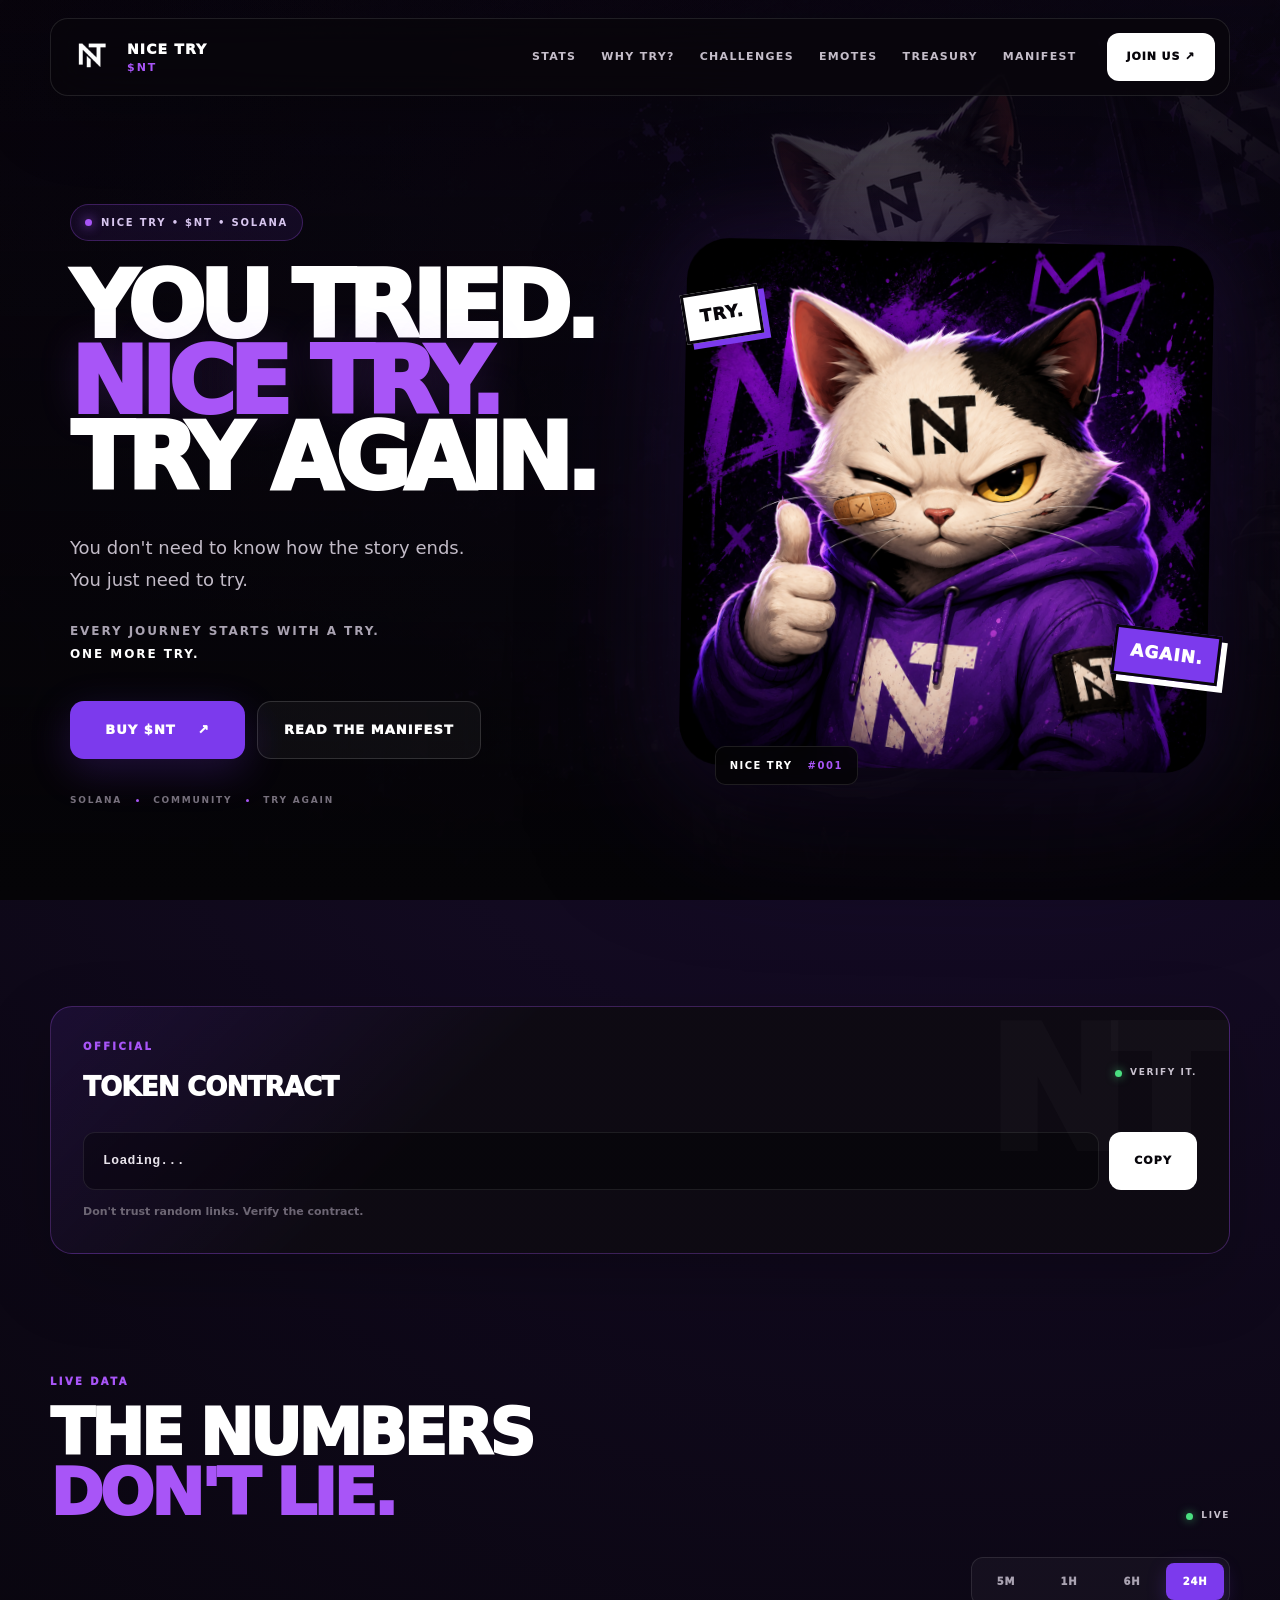
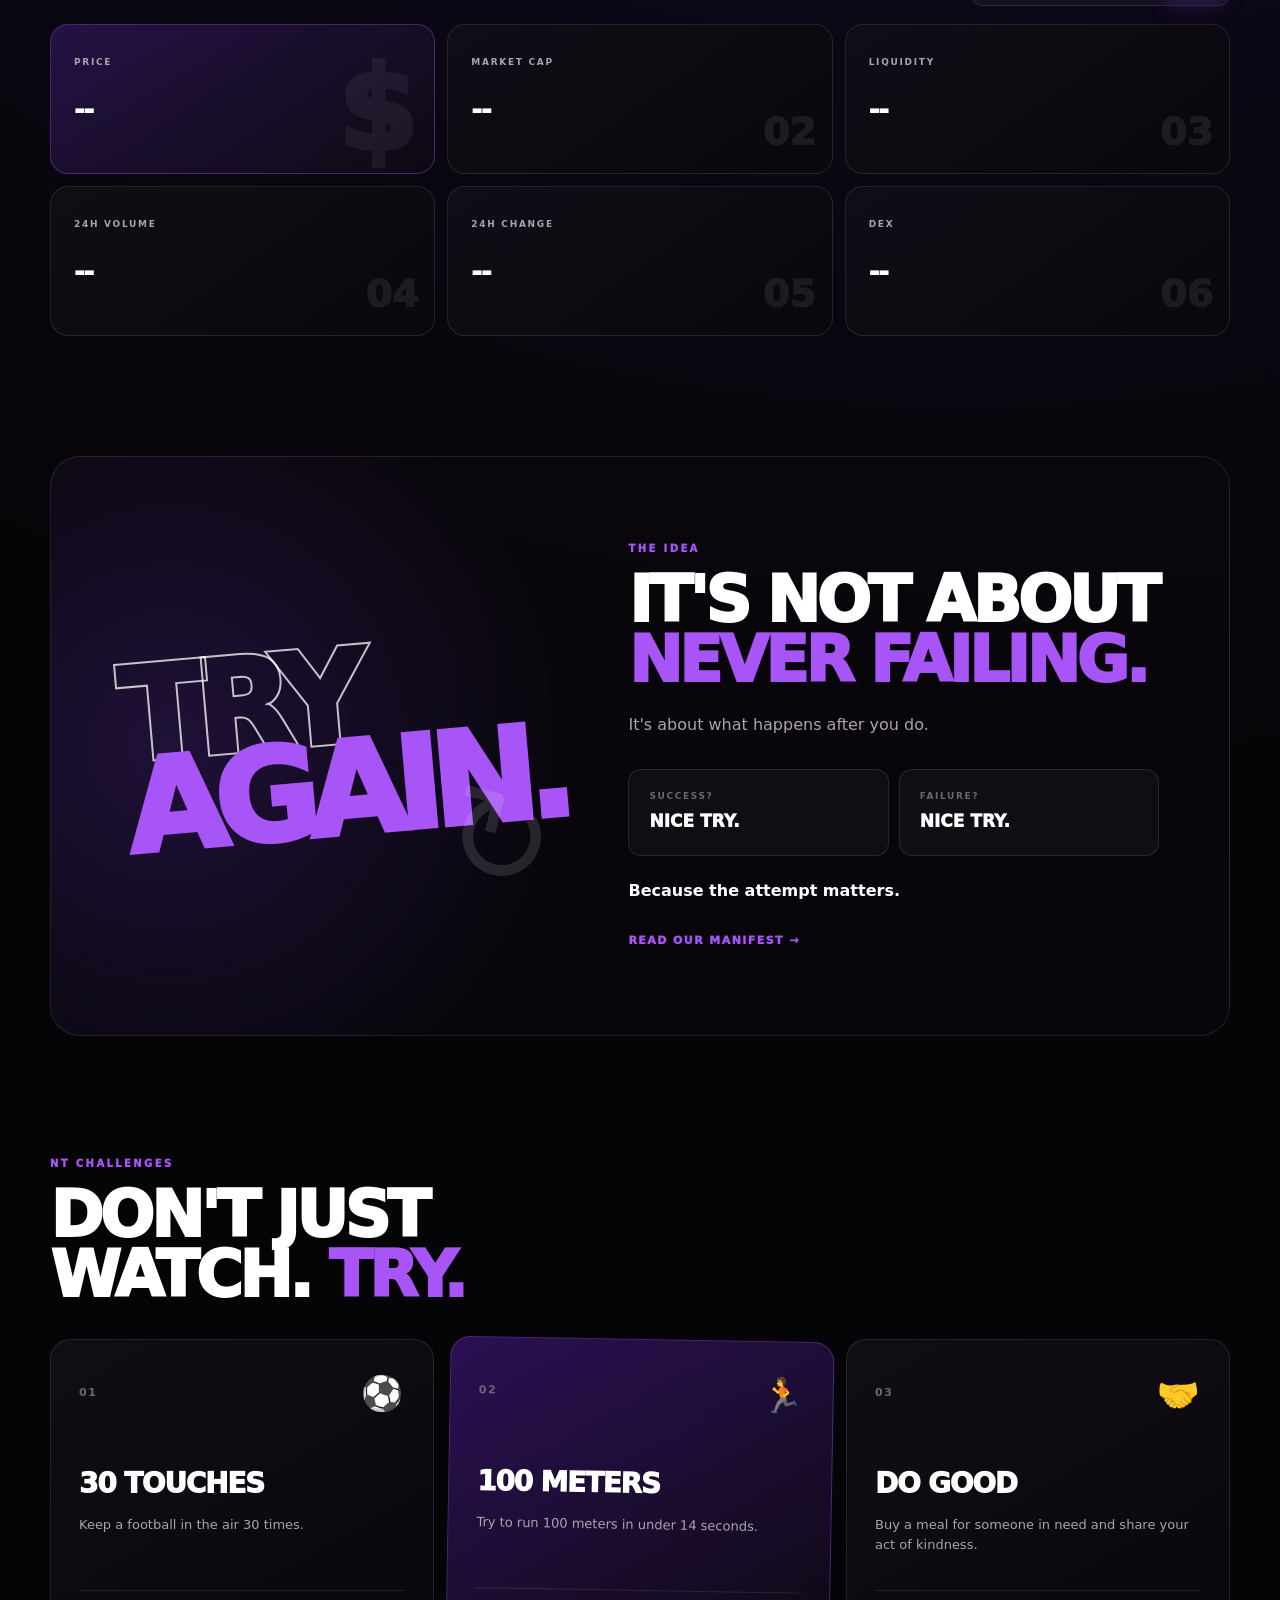
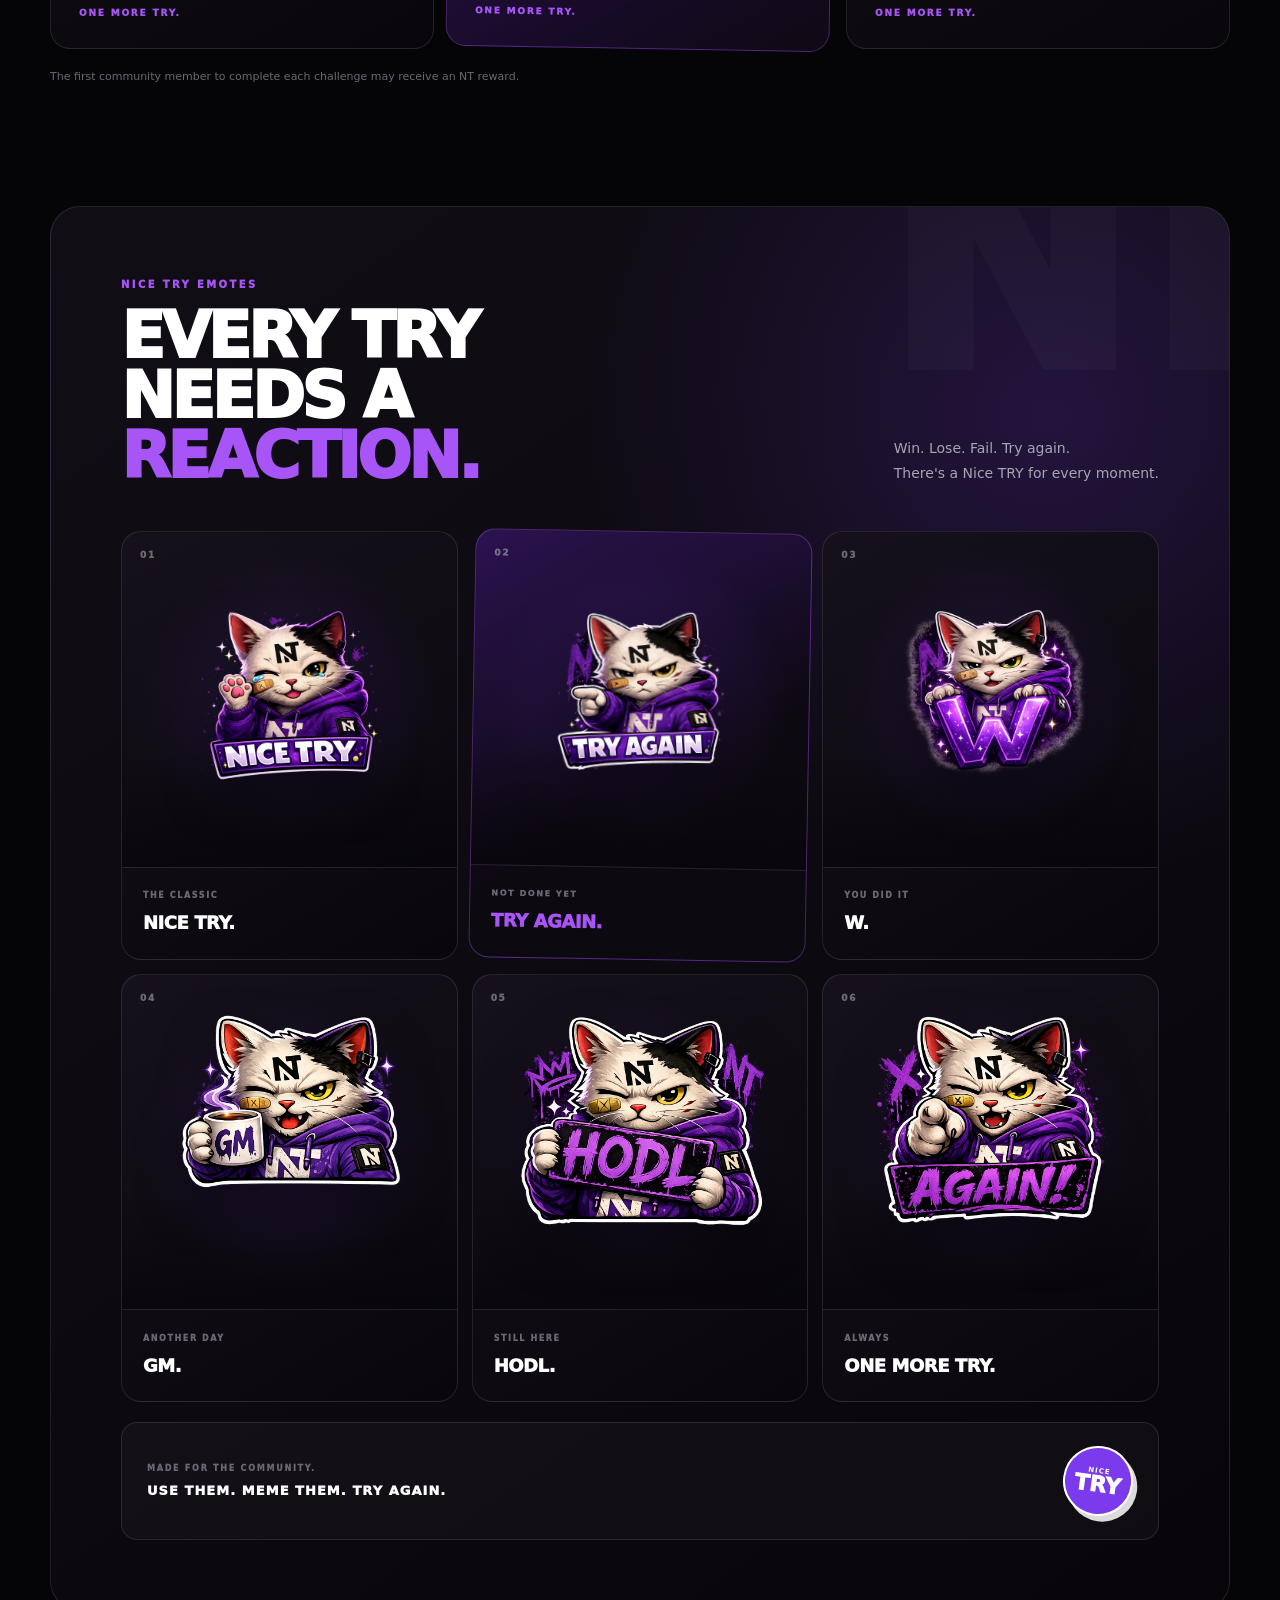
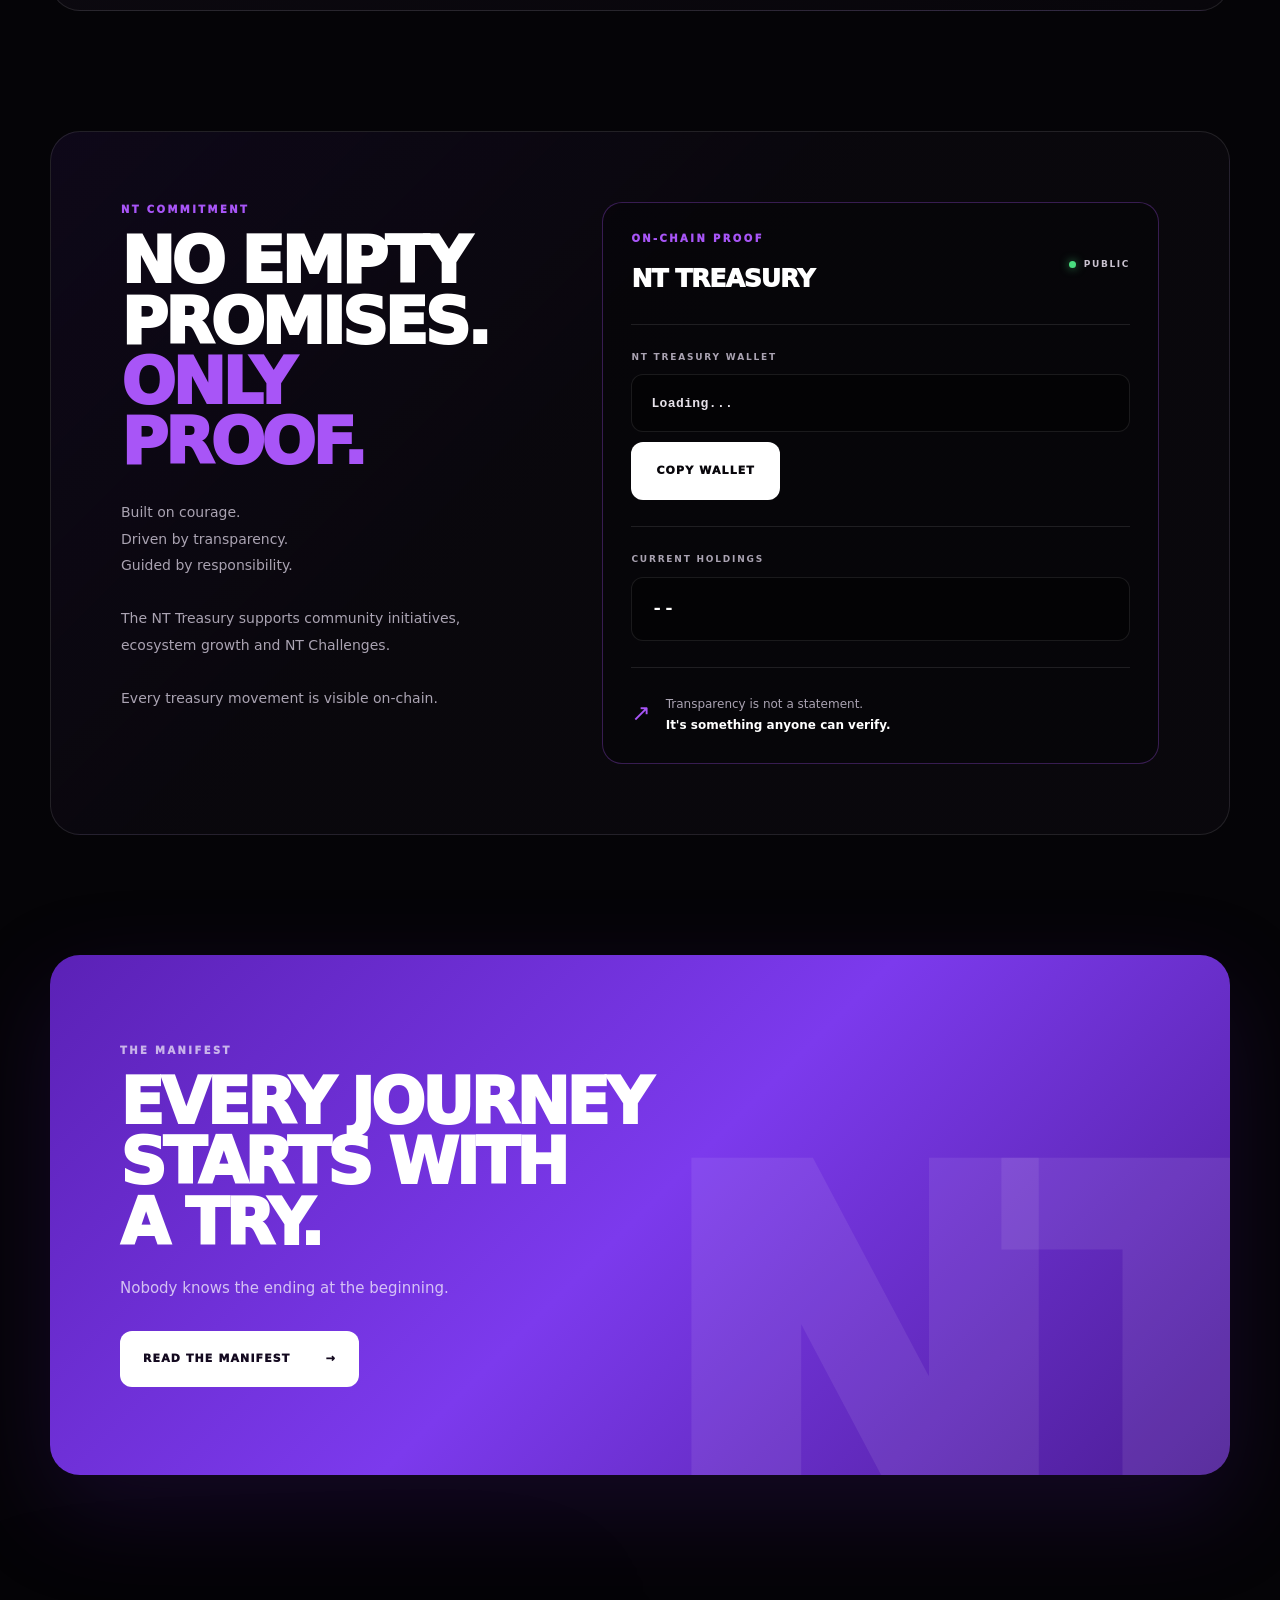
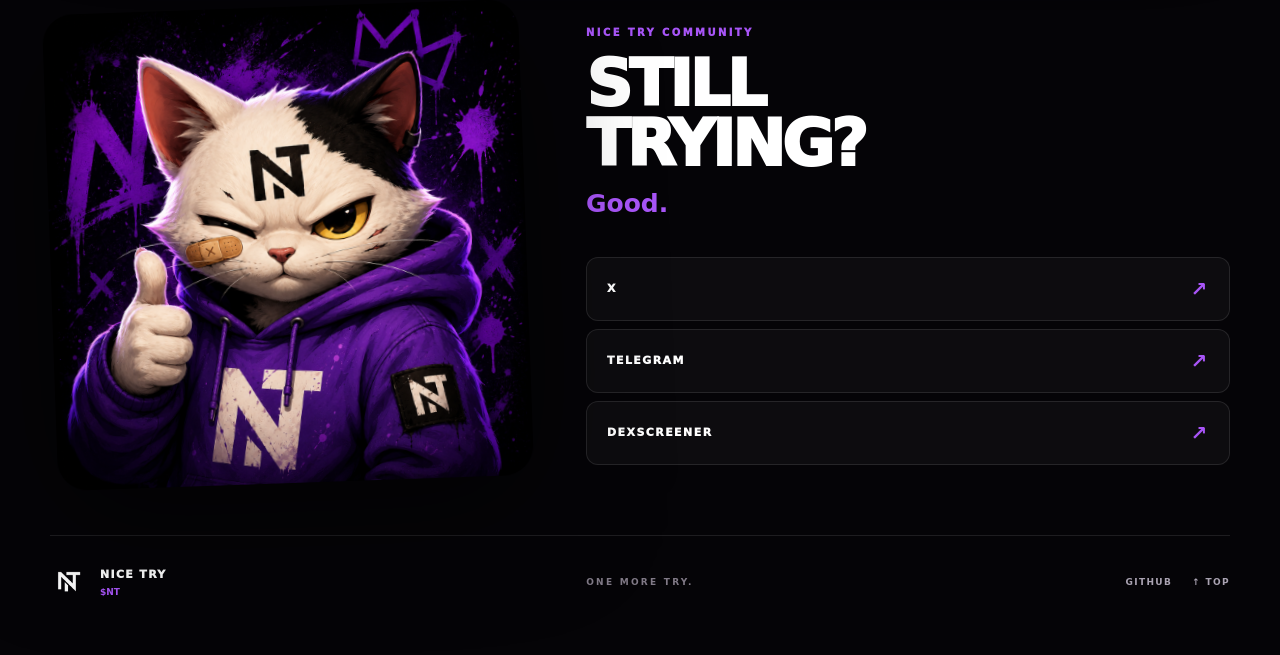
<file: index.html>
<!DOCTYPE html>
<html lang="en">

<head>

    <meta charset="UTF-8">
    <meta name="viewport" content="width=device-width, initial-scale=1.0">

    <title>Nice TRY ($NT) | One More Try.</title>

    <meta
        name="description"
        content="Nice TRY ($NT) is a transparent Solana community built around one simple idea: every journey starts with a try. Explore live stats, treasury, challenges and our manifesto."
    >

    <meta name="author" content="Nice TRY">
    <meta name="application-name" content="Nice TRY">
    <meta name="apple-mobile-web-app-title" content="Nice TRY">
    <meta name="robots" content="index, follow">

    <link rel="canonical" href="https://ntrycoin.com/">

    <meta name="theme-color" content="#6D28D9">

    <!-- Open Graph -->
    <meta property="og:type" content="website">
    <meta property="og:title" content="Nice TRY ($NT) | One More Try.">
    <meta property="og:description" content="Every journey starts with a try. One More Try.">
    <meta property="og:url" content="https://ntrycoin.com/">
    <meta property="og:site_name" content="Nice TRY">

    <meta property="og:image" content="https://ntrycoin.com/og-image.png">
    <meta property="og:image:width" content="1200">
    <meta property="og:image:height" content="630">
    <meta property="og:image:type" content="image/png">
    <meta property="og:image:alt" content="Nice TRY ($NT) Official">

    <!-- X / Twitter -->
    <meta name="twitter:card" content="summary_large_image">
    <meta name="twitter:site" content="@OneMoreNT">
    <meta name="twitter:creator" content="@OneMoreNT">
    <meta name="twitter:title" content="Nice TRY ($NT) | One More Try.">
    <meta name="twitter:description" content="Every journey starts with a try. One More Try.">
    <meta name="twitter:image" content="https://ntrycoin.com/og-image.png">
    <meta name="twitter:image:alt" content="Nice TRY ($NT) Official">

    <link rel="stylesheet" href="css/style.css">

    <!-- Structured Data -->
    <script type="application/ld+json">
    {
        "@context": "https://schema.org",
        "@type": "Organization",
        "name": "Nice TRY",
        "alternateName": "$NT",
        "url": "https://ntrycoin.com/",
        "logo": "https://ntrycoin.com/assets/logo.png",
        "description": "Nice TRY ($NT) is a transparent Solana community built around one simple idea: every journey starts with a try.",
        "sameAs": [
            "https://x.com/OneMoreNT",
            "https://t.me/ntrycoin"
        ]
    }
    </script>

    <script type="application/ld+json">
    {
        "@context": "https://schema.org",
        "@type": "WebSite",
        "name": "Nice TRY",
        "url": "https://ntrycoin.com/",
        "description": "Official website of Nice TRY ($NT).",
        "publisher": {
            "@type": "Organization",
            "name": "Nice TRY"
        },
        "inLanguage": "en"
    }
    </script>

</head>


<body>


<!-- =========================================
     BACKGROUND
========================================= -->

<div class="pageBackground" aria-hidden="true"></div>
<div class="pageOverlay" aria-hidden="true"></div>


<!-- =========================================
     HEADER
========================================= -->

<header class="siteHeader">

    <a href="#home" class="brand">

        <img
            src="assets/logo.png"
            alt="Nice TRY"
            class="brandLogo"
        >

        <div class="brandName">
            <strong>NICE TRY</strong>
            <span>$NT</span>
        </div>

    </a>


    <nav class="navigation">

        <a href="#stats">STATS</a>
        <a href="#philosophy">WHY TRY?</a>
        <a href="#challenges">CHALLENGES</a>
        <a href="#emotes">EMOTES</a>
        <a href="#treasury">TREASURY</a>
        <a href="manifest.html">MANIFEST</a>

    </nav>


    <a
        href="https://x.com/OneMoreNT"
        target="_blank"
        rel="noopener noreferrer"
        class="headerCommunity"
    >
        JOIN US ↗
    </a>

</header>



<main class="app">


<!-- =========================================
     HERO
========================================= -->

<section id="home" class="hero">


    <div class="heroCopy">

        <div class="heroEyebrow">

            <span class="statusDot"></span>

            NICE TRY • $NT • SOLANA

        </div>


        <h1>

            <span class="heroLine">
                YOU TRIED.
            </span>

            <span class="heroLine purpleText">
                NICE TRY.
            </span>

            <span class="heroLine">
                TRY AGAIN.
            </span>

        </h1>


        <p class="heroDescription">

            You don't need to know how the story ends.

            <br>

            You just need to try.

        </p>


        <div class="heroQuote">

            <span>
                EVERY JOURNEY STARTS WITH A TRY.
            </span>

            <strong>
                ONE MORE TRY.
            </strong>

        </div>


        <div class="heroActions">

            <a
                id="buyButton"
                class="buyButton"
                href="#"
                target="_blank"
                rel="noopener noreferrer"
            >
                BUY $NT
                <span>↗</span>
            </a>


            <a
                href="manifest.html"
                class="secondaryButton"
            >
                READ THE MANIFEST
            </a>

        </div>


        <div class="heroMeta">

            <span>SOLANA</span>

            <i></i>

            <span>COMMUNITY</span>

            <i></i>

            <span>TRY AGAIN</span>

        </div>

    </div>



    <div class="heroVisual">

        <div class="catAura"></div>

        <div class="sticker stickerOne">
            TRY.
        </div>

        <div class="sticker stickerTwo">
            AGAIN.
        </div>


        <img
            src="assets/nt-cat.png"
            alt="Nice TRY mascot"
            class="heroCat"
        >


        <div class="catCaption">

            <span>
                NICE TRY
            </span>

            <strong>
                #001
            </strong>

        </div>

    </div>


</section>



<!-- =========================================
     CONTRACT
========================================= -->

<section class="contractBox">

    <div class="contractTop">

        <div>

            <span class="sectionKicker">
                OFFICIAL
            </span>

            <h2>
                TOKEN CONTRACT
            </h2>

        </div>


        <div class="verified">

            <span></span>

            VERIFY IT.

        </div>

    </div>



    <div class="contractRow">

        <div id="contractAddress">
            Loading...
        </div>


        <button
            id="copyContractButton"
            type="button"
        >
            COPY
        </button>

    </div>


    <p class="contractNote">

        Don't trust random links.
        Verify the contract.

    </p>

</section>



<!-- =========================================
     LIVE MARKET
========================================= -->

<section id="stats" class="statsWrapper">


    <div class="sectionHeading">

        <div>

            <span class="sectionKicker">
                LIVE DATA
            </span>


            <h2>

                THE NUMBERS
                <br>

                <span>
                    DON'T LIE.
                </span>

            </h2>

        </div>


        <div class="liveStatus">

            <span></span>

            LIVE

        </div>

    </div>



    <div class="marketPeriod">

        <button
            type="button"
            class="periodButton"
            data-period="m5"
        >
            5M
        </button>


        <button
            type="button"
            class="periodButton"
            data-period="h1"
        >
            1H
        </button>


        <button
            type="button"
            class="periodButton"
            data-period="h6"
        >
            6H
        </button>


        <button
            type="button"
            class="periodButton active"
            data-period="h24"
        >
            24H
        </button>

    </div>



    <section class="market">


        <article class="card priceCard">

            <span class="label">
                PRICE
            </span>

            <span
                id="price"
                class="value"
            >
                --
            </span>

            <span class="cardGhost">
                $
            </span>

        </article>



        <article class="card">

            <span class="label">
                MARKET CAP
            </span>

            <span
                id="marketCap"
                class="value"
            >
                --
            </span>

            <span class="cardIndex">
                02
            </span>

        </article>



        <article class="card">

            <span class="label">
                LIQUIDITY
            </span>

            <span
                id="liquidity"
                class="value"
            >
                --
            </span>

            <span class="cardIndex">
                03
            </span>

        </article>



        <article class="card">

            <span
                id="volumeLabel"
                class="label"
            >
                24H VOLUME
            </span>

            <span
                id="volume"
                class="value"
            >
                --
            </span>

            <span class="cardIndex">
                04
            </span>

        </article>



        <article class="card">

            <span
                id="changeLabel"
                class="label"
            >
                24H CHANGE
            </span>

            <span
                id="priceChange"
                class="value"
            >
                --
            </span>

            <span class="cardIndex">
                05
            </span>

        </article>



        <article class="card">

            <span class="label">
                DEX
            </span>

            <span
                id="dex"
                class="value"
            >
                --
            </span>

            <span class="cardIndex">
                06
            </span>

        </article>


    </section>


</section>



<!-- =========================================
     PHILOSOPHY
========================================= -->

<section
    id="philosophy"
    class="philosophy"
>


    <div class="philosophyArt">

        <span class="outlineWord">
            TRY
        </span>

        <span class="solidWord">
            AGAIN.
        </span>

        <div class="scribble">
            ↻
        </div>

    </div>



    <div class="philosophyCopy">

        <span class="sectionKicker">
            THE IDEA
        </span>


        <h2>

            IT'S NOT ABOUT
            <br>

            <span>
                NEVER FAILING.
            </span>

        </h2>


        <p>

            It's about what happens after you do.

        </p>


        <div class="tryStatement">

            <div>

                <span>
                    SUCCESS?
                </span>

                <strong>
                    NICE TRY.
                </strong>

            </div>


            <div>

                <span>
                    FAILURE?
                </span>

                <strong>
                    NICE TRY.
                </strong>

            </div>

        </div>


        <p class="philosophyEnding">

            Because the attempt matters.

        </p>


        <a
            href="manifest.html"
            class="inlineLink"
        >
            READ OUR MANIFEST →
        </a>

    </div>


</section>



<!-- =========================================
     CHALLENGES
========================================= -->

<section
    id="challenges"
    class="challengeSection"
>


    <div class="sectionHeading">

        <div>

            <span class="sectionKicker">
                NT CHALLENGES
            </span>


            <h2>

                DON'T JUST
                <br>

                WATCH.

                <span>
                    TRY.
                </span>

            </h2>

        </div>

    </div>



    <div class="challengeGrid">


        <article class="challengeCard">

            <div class="challengeTop">

                <span>
                    01
                </span>

                <span>
                    ⚽
                </span>

            </div>


            <h3>
                30 TOUCHES
            </h3>


            <p>
                Keep a football in the air 30 times.
            </p>


            <div class="challengeFooter">
                ONE MORE TRY.
            </div>

        </article>



        <article class="challengeCard challengeFeatured">

            <div class="challengeTop">

                <span>
                    02
                </span>

                <span>
                    🏃
                </span>

            </div>


            <h3>
                100 METERS
            </h3>


            <p>
                Try to run 100 meters in under 14 seconds.
            </p>


            <div class="challengeFooter">
                ONE MORE TRY.
            </div>

        </article>



        <article class="challengeCard">

            <div class="challengeTop">

                <span>
                    03
                </span>

                <span>
                    🤝
                </span>

            </div>


            <h3>
                DO GOOD
            </h3>


            <p>
                Buy a meal for someone in need and share your act of kindness.
            </p>


            <div class="challengeFooter">
                ONE MORE TRY.
            </div>

        </article>


    </div>



    <p class="challengeDisclaimer">

        The first community member to complete each challenge
        may receive an NT reward.

    </p>


</section>


<!-- =========================================
     NICE TRY EMOTES
========================================= -->

<section
    id="emotes"
    class="emotesSection"
>


    <div class="emotesHeading">


        <div>

            <span class="sectionKicker">
                NICE TRY EMOTES
            </span>


            <h2>

                EVERY TRY
                <br>

                NEEDS A

                <span>
                    REACTION.
                </span>

            </h2>

        </div>


        <p>

            Win. Lose. Fail. Try again.

            <br>

            There's a Nice TRY for every moment.

        </p>


    </div>



    <div class="emoteGrid">


        <!-- 01 -->

        <article class="emoteCard">


            <div class="emoteNumber">
                01
            </div>


            <div class="emoteImage">

                <img
                    src="assets/emotes/nice-try.png"
                    alt="Nice TRY emote"
                    loading="lazy"
                >

            </div>


            <div class="emoteInfo">

                <span>
                    THE CLASSIC
                </span>

                <strong>
                    NICE TRY.
                </strong>

            </div>


        </article>



        <!-- 02 -->

        <article class="emoteCard emoteCardFeatured">


            <div class="emoteNumber">
                02
            </div>


            <div class="emoteImage">

                <img
                    src="assets/emotes/try-again.png"
                    alt="Try Again Nice TRY emote"
                    loading="lazy"
                >

            </div>


            <div class="emoteInfo">

                <span>
                    NOT DONE YET
                </span>

                <strong>
                    TRY AGAIN.
                </strong>

            </div>


        </article>



        <!-- 03 -->

        <article class="emoteCard">


            <div class="emoteNumber">
                03
            </div>


            <div class="emoteImage">

                <img
                    src="assets/emotes/w.png"
                    alt="Nice TRY W emote"
                    loading="lazy"
                >

            </div>


            <div class="emoteInfo">

                <span>
                    YOU DID IT
                </span>

                <strong>
                    W.
                </strong>

            </div>


        </article>



        <!-- 04 -->

        <article class="emoteCard">


            <div class="emoteNumber">
                04
            </div>


            <div class="emoteImage">

                <img
                    src="assets/emotes/gm.png"
                    alt="Nice TRY GM emote"
                    loading="lazy"
                >

            </div>


            <div class="emoteInfo">

                <span>
                    ANOTHER DAY
                </span>

                <strong>
                    GM.
                </strong>

            </div>


        </article>



        <!-- 05 -->

        <article class="emoteCard">


            <div class="emoteNumber">
                05
            </div>


            <div class="emoteImage">

                <img
                    src="assets/emotes/hodl.png"
                    alt="Nice TRY HODL emote"
                    loading="lazy"
                >

            </div>


            <div class="emoteInfo">

                <span>
                    STILL HERE
                </span>

                <strong>
                    HODL.
                </strong>

            </div>


        </article>



        <!-- 06 -->

        <article class="emoteCard">


            <div class="emoteNumber">
                06
            </div>


            <div class="emoteImage">

                <img
                    src="assets/emotes/again.png"
                    alt="One More Try emote"
                    loading="lazy"
                >

            </div>


            <div class="emoteInfo">

                <span>
                    ALWAYS
                </span>

                <strong>
                    ONE MORE TRY.
                </strong>

            </div>


        </article>


    </div>



    <div class="emotesBottom">


        <div class="emotesBottomText">

            <span>
                MADE FOR THE COMMUNITY.
            </span>

            <strong>
                USE THEM. MEME THEM. TRY AGAIN.
            </strong>

        </div>



        <div class="emotesStamp">

            <span>
                NICE
            </span>

            <strong>
                TRY
            </strong>

        </div>


    </div>


</section>


<!-- =========================================
     TREASURY
========================================= -->

<section
    id="treasury"
    class="vault developerCommitment"
>


    <div class="treasuryCopy">

        <span class="sectionKicker">
            NT COMMITMENT
        </span>


        <h2>

            NO EMPTY
            <br>

            PROMISES.

            <br>

            <span>
                ONLY PROOF.
            </span>

        </h2>


        <p class="commitmentText">

            Built on courage.

            <br>

            Driven by transparency.

            <br>

            Guided by responsibility.

            <br><br>

            The NT Treasury supports community initiatives,
            ecosystem growth and NT Challenges.

            <br><br>

            Every treasury movement is visible on-chain.

        </p>

    </div>



    <div class="treasuryPanel">


        <div class="panelHeading">

            <div>

                <span class="sectionKicker">
                    ON-CHAIN PROOF
                </span>

                <h3>
                    NT TREASURY
                </h3>

            </div>


            <div class="chainBadge">

                <span></span>

                PUBLIC

            </div>

        </div>



        <div class="commitmentDivider"></div>



        <div class="treasuryItem">


            <div class="contractLabel">

                NT TREASURY WALLET

            </div>


            <div
                id="developerWalletShort"
                class="walletAddress fullWallet"
            >

                Loading...

            </div>


            <button
                id="copyDeveloperWalletButton"
                class="copyWalletButton"
                type="button"
            >

                COPY WALLET

            </button>


        </div>



        <div class="commitmentDivider"></div>



        <div class="treasuryItem">


            <div class="contractLabel">

                CURRENT HOLDINGS

            </div>


            <div
                id="developerAllocation"
                class="holdingsValue"
            >

                --

            </div>


        </div>



        <div class="commitmentDivider"></div>



        <div class="proofMessage">

            <span>
                ↗
            </span>


            <p>

                Transparency is not a statement.

                <strong>
                    It's something anyone can verify.
                </strong>

            </p>

        </div>


    </div>


</section>



<!-- =========================================
     MANIFEST
========================================= -->

<section class="manifestCTA">


    <div class="manifestBackgroundText">
        NT
    </div>


    <div class="manifestInner">

        <span class="sectionKicker">
            THE MANIFEST
        </span>


        <h2>

            EVERY JOURNEY
            <br>

            STARTS WITH
            <br>

            <span>
                A TRY.
            </span>

        </h2>


        <p>

            Nobody knows the ending at the beginning.

        </p>


        <a
            href="manifest.html"
            class="manifestButton"
        >

            READ THE MANIFEST

            <span>
                →
            </span>

        </a>

    </div>


</section>



<!-- =========================================
     COMMUNITY
========================================= -->

<section class="community">


    <div class="communityCat">

        <img
            src="assets/nt-cat.png"
            alt=""
            aria-hidden="true"
        >

    </div>


    <div class="communityCopy">

        <span class="sectionKicker">
            NICE TRY COMMUNITY
        </span>


        <h2>

            STILL
            <br>

            TRYING?

        </h2>


        <p>
            Good.
        </p>


        <div class="socialGrid">


            <a
                id="xButton"
                href="#"
                target="_blank"
                rel="noopener noreferrer"
            >

                <span>
                    X
                </span>

                <strong>
                    ↗
                </strong>

            </a>



            <a
                id="telegramButton"
                href="#"
                target="_blank"
                rel="noopener noreferrer"
            >

                <span>
                    TELEGRAM
                </span>

                <strong>
                    ↗
                </strong>

            </a>



            <a
                id="dexButton"
                href="#"
                target="_blank"
                rel="noopener noreferrer"
            >

                <span>
                    DEXSCREENER
                </span>

                <strong>
                    ↗
                </strong>

            </a>


        </div>

    </div>


</section>


</main>



<!-- =========================================
     FOOTER
========================================= -->

<footer>


    <div class="footerBrand">


        <img
            src="assets/logo.png"
            alt="Nice TRY"
        >


        <div>

            <strong>
                NICE TRY
            </strong>

            <span>
                $NT
            </span>

        </div>


    </div>



    <div class="footerMessage">

        ONE MORE TRY.

    </div>



    <div class="footerLinks">


        <a
            href="https://github.com/ntrycoin/website"
            target="_blank"
            rel="noopener noreferrer"
        >
            GITHUB
        </a>


        <a href="#home">
            ↑ TOP
        </a>


    </div>


</footer>



<!-- =========================================
     EXISTING APPLICATION
========================================= -->

<script src="js/token.js"></script>
<script src="js/config.js"></script>
<script src="js/api.js"></script>
<script src="js/wallet.js"></script>
<script src="js/app.js"></script>


</body>

</html>
</file>
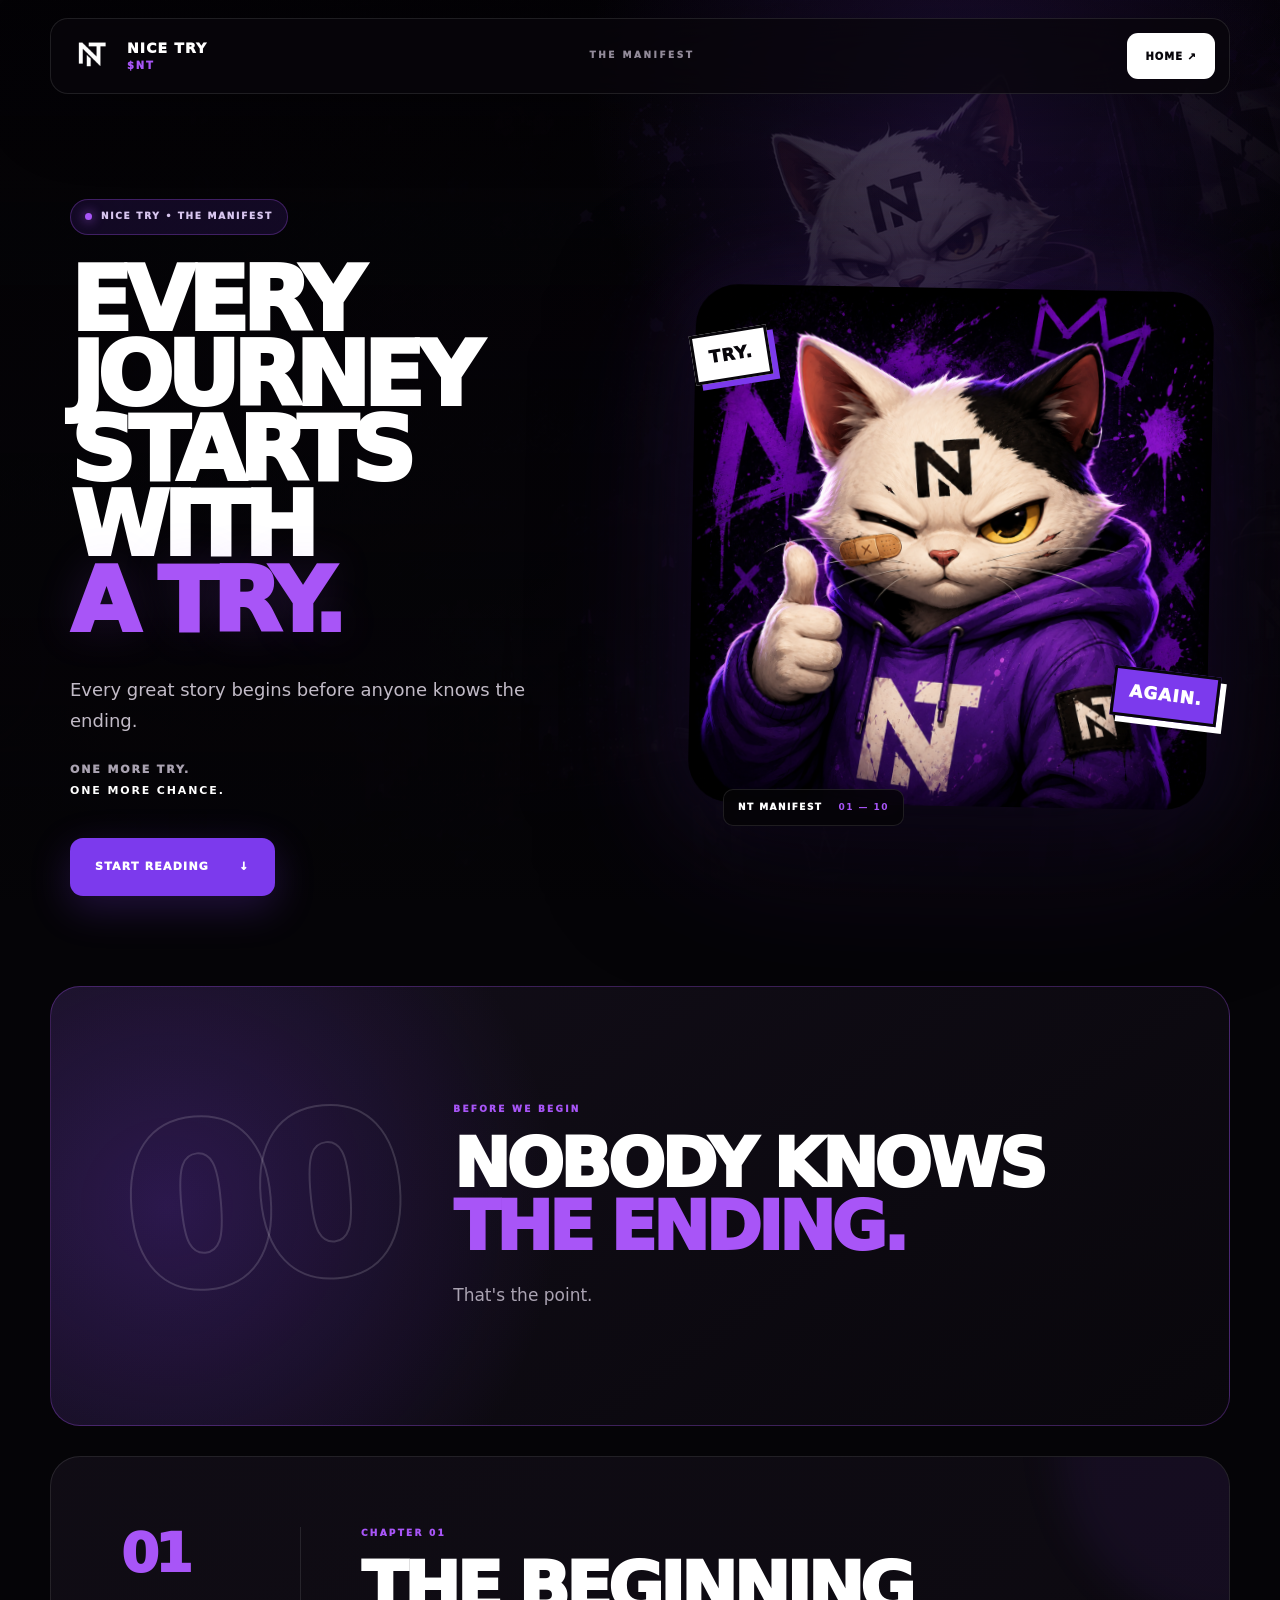
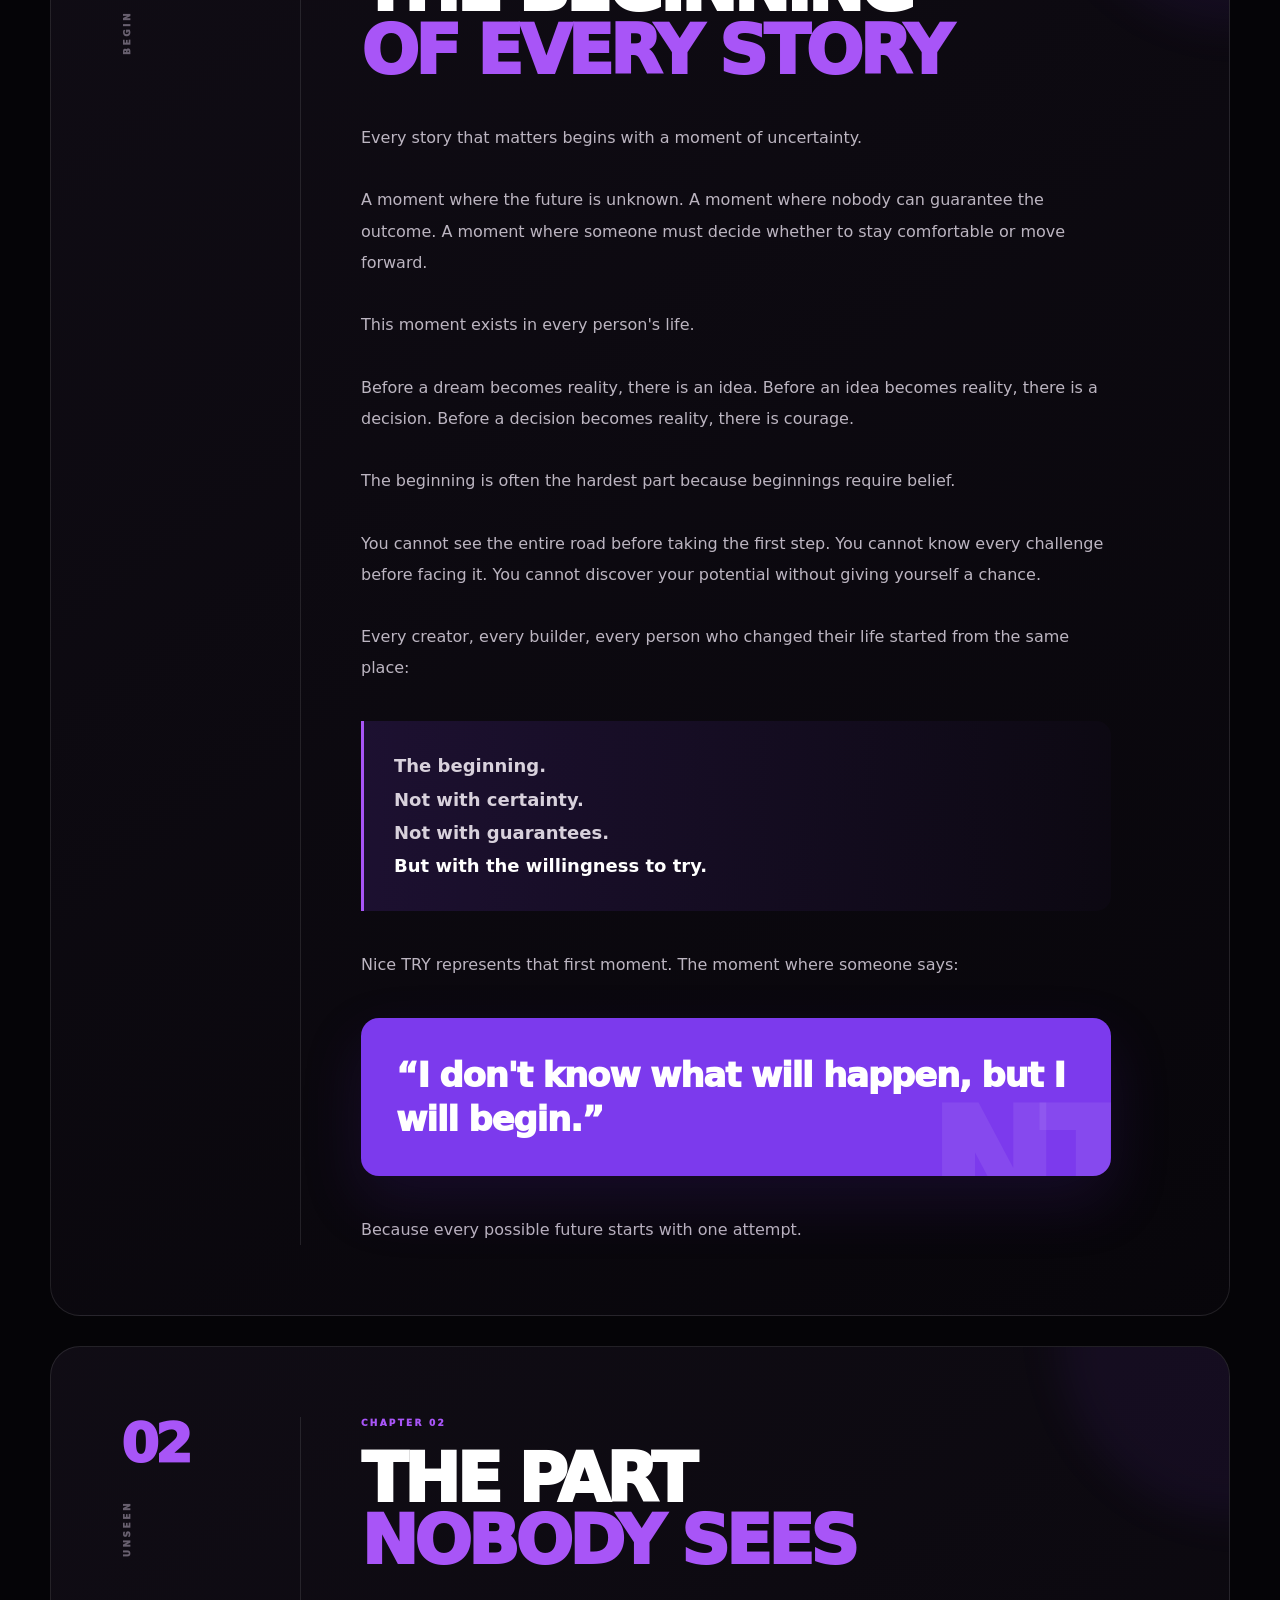
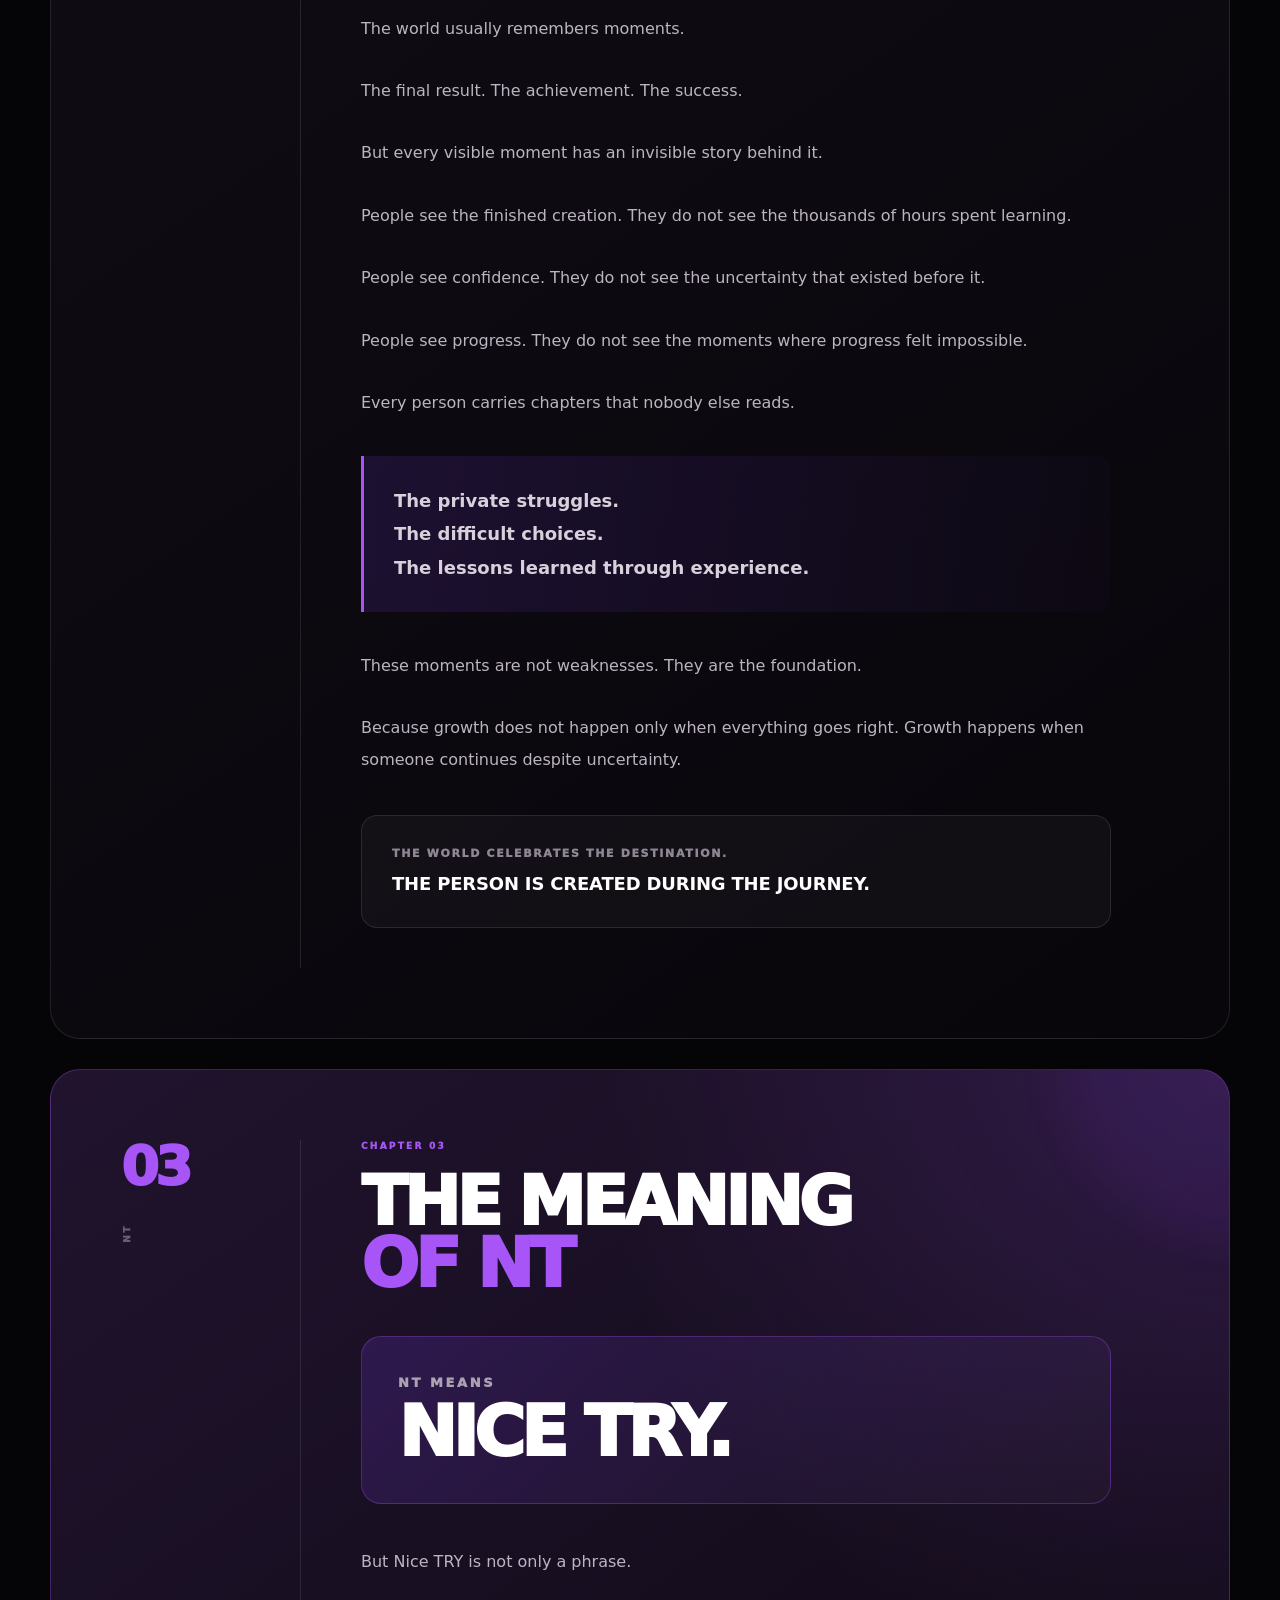
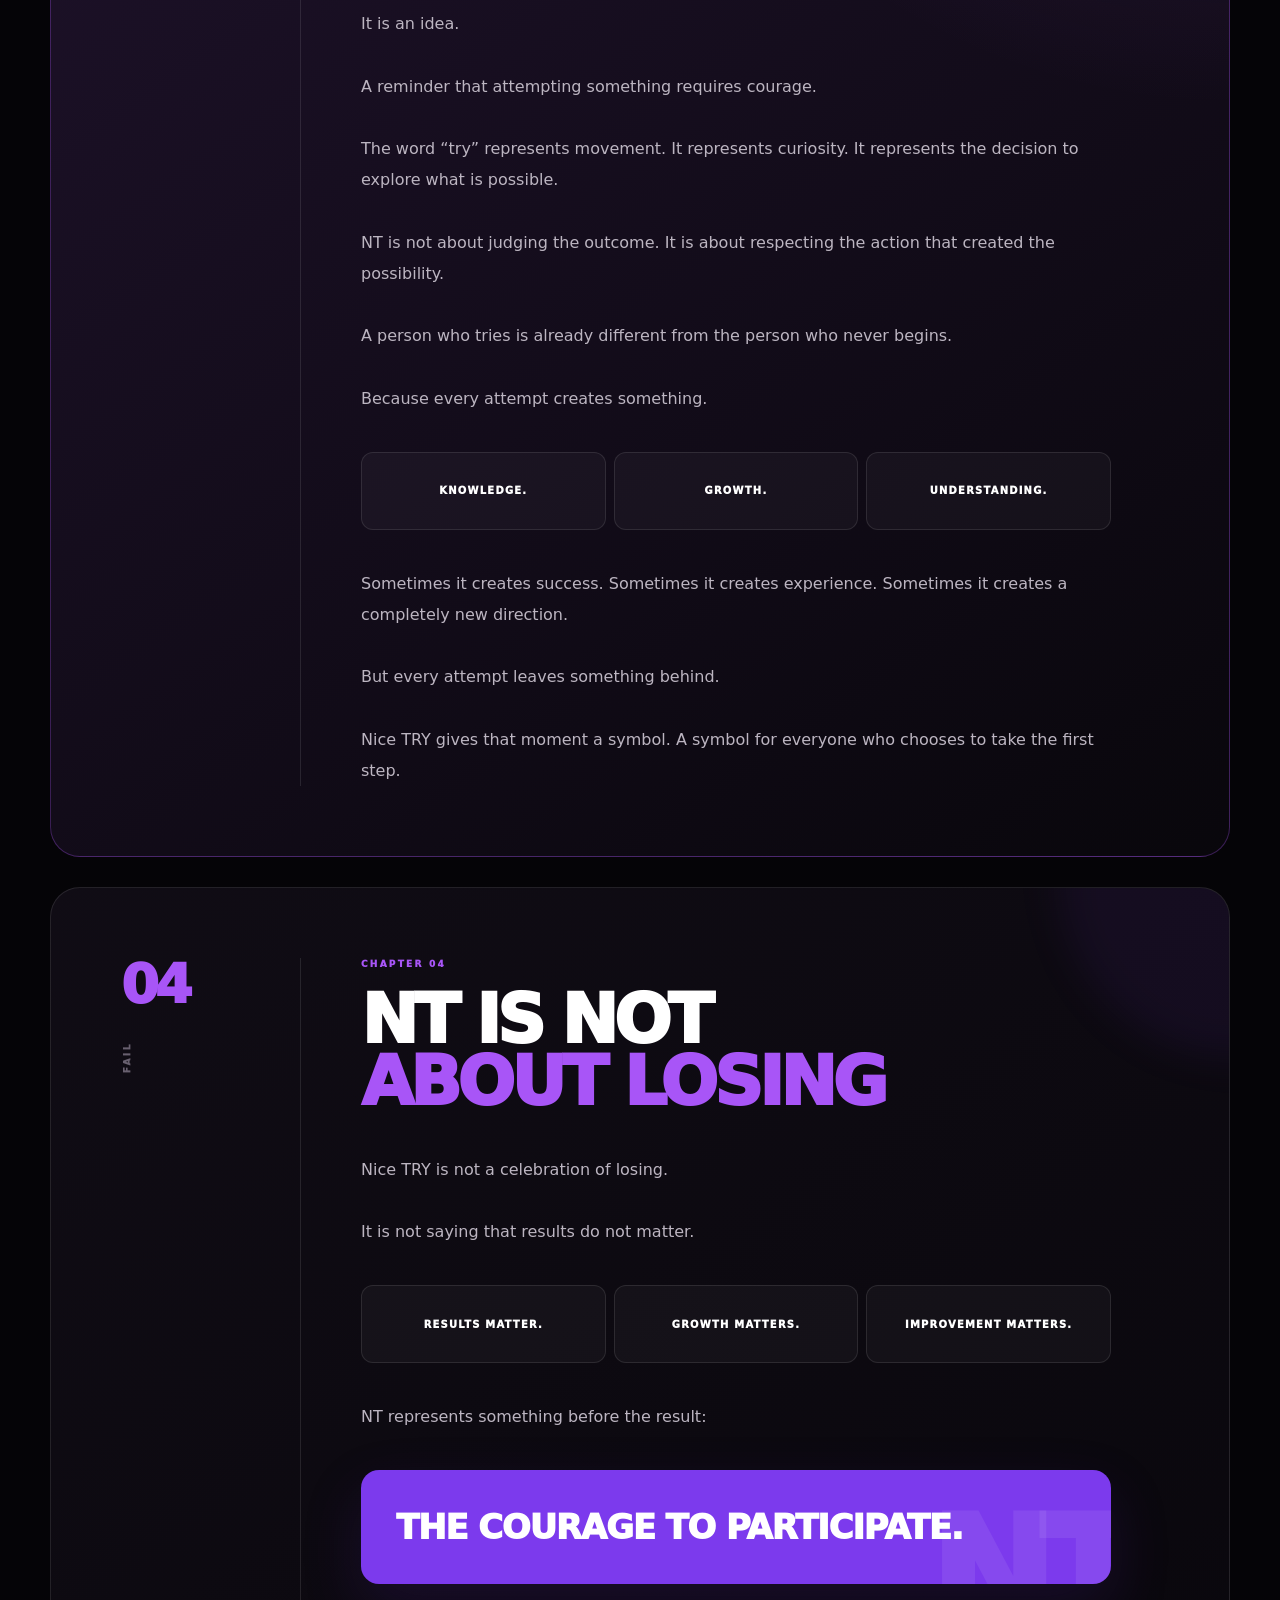
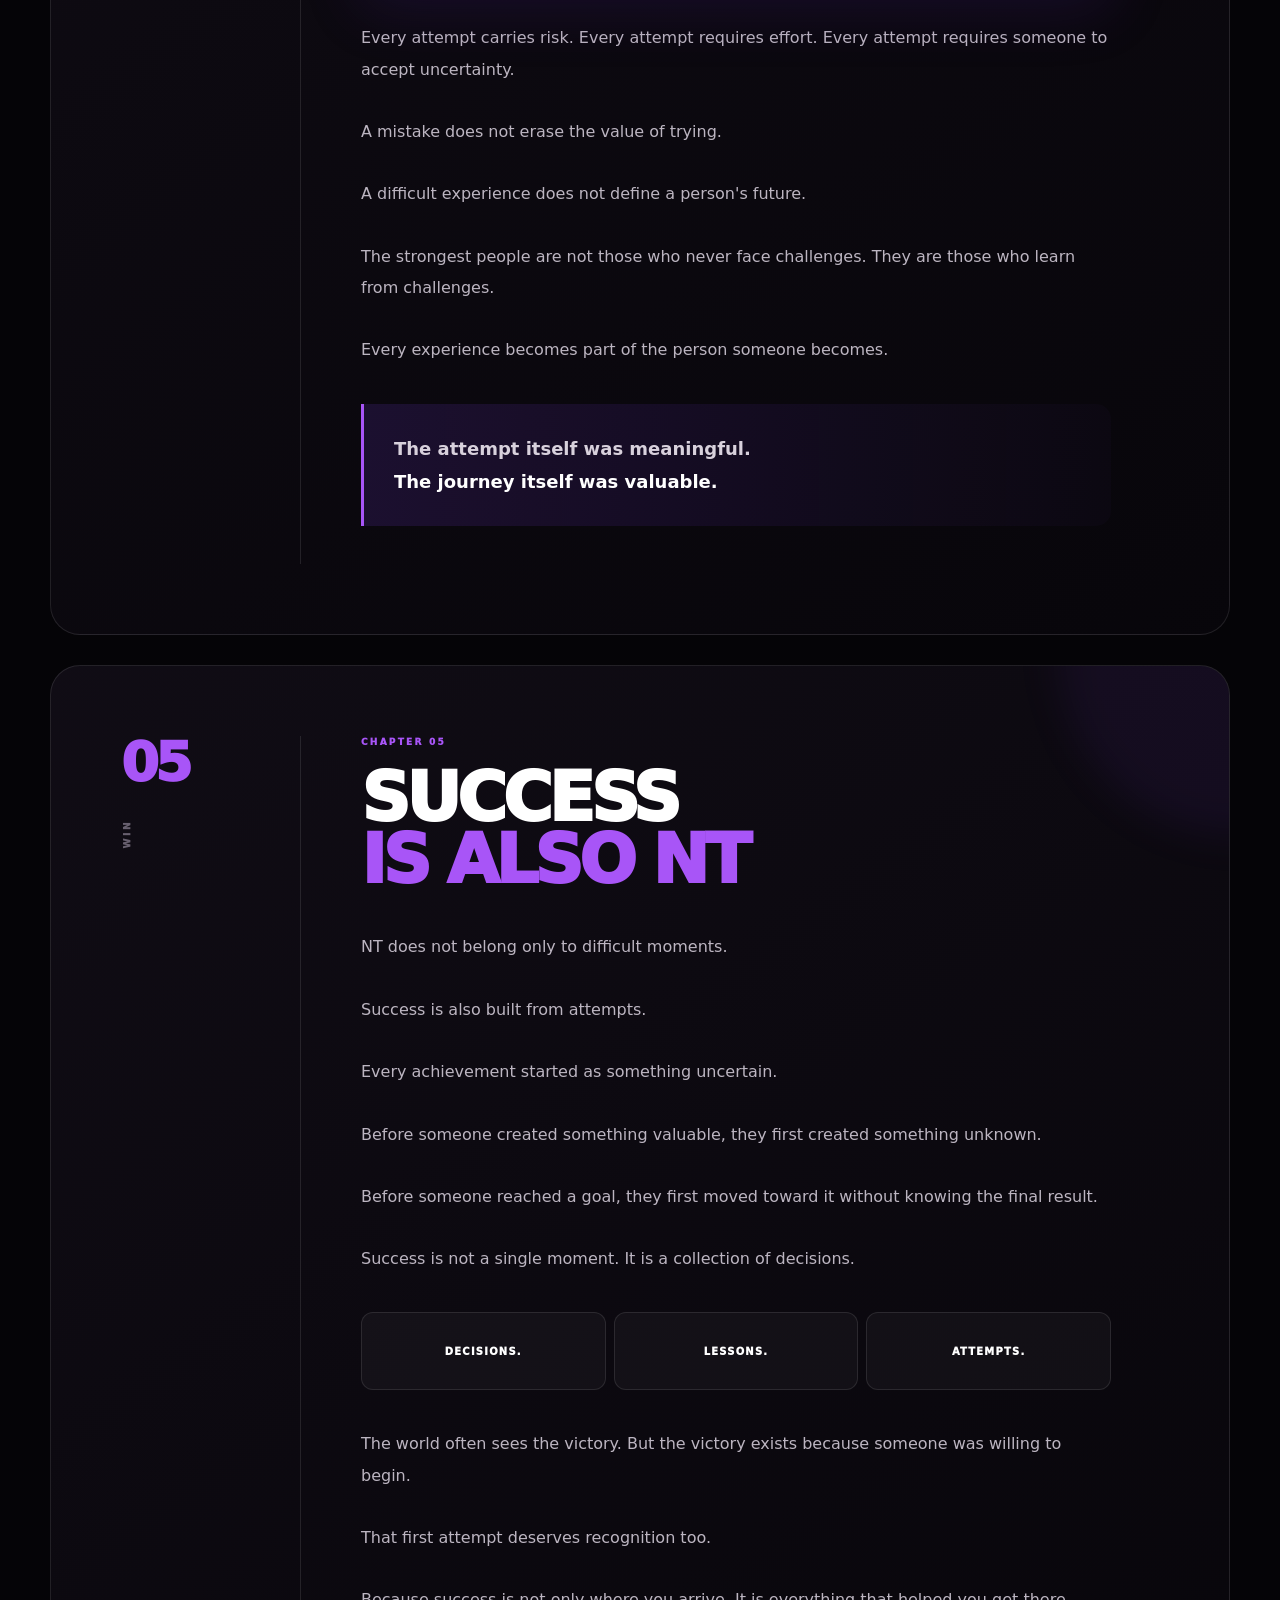
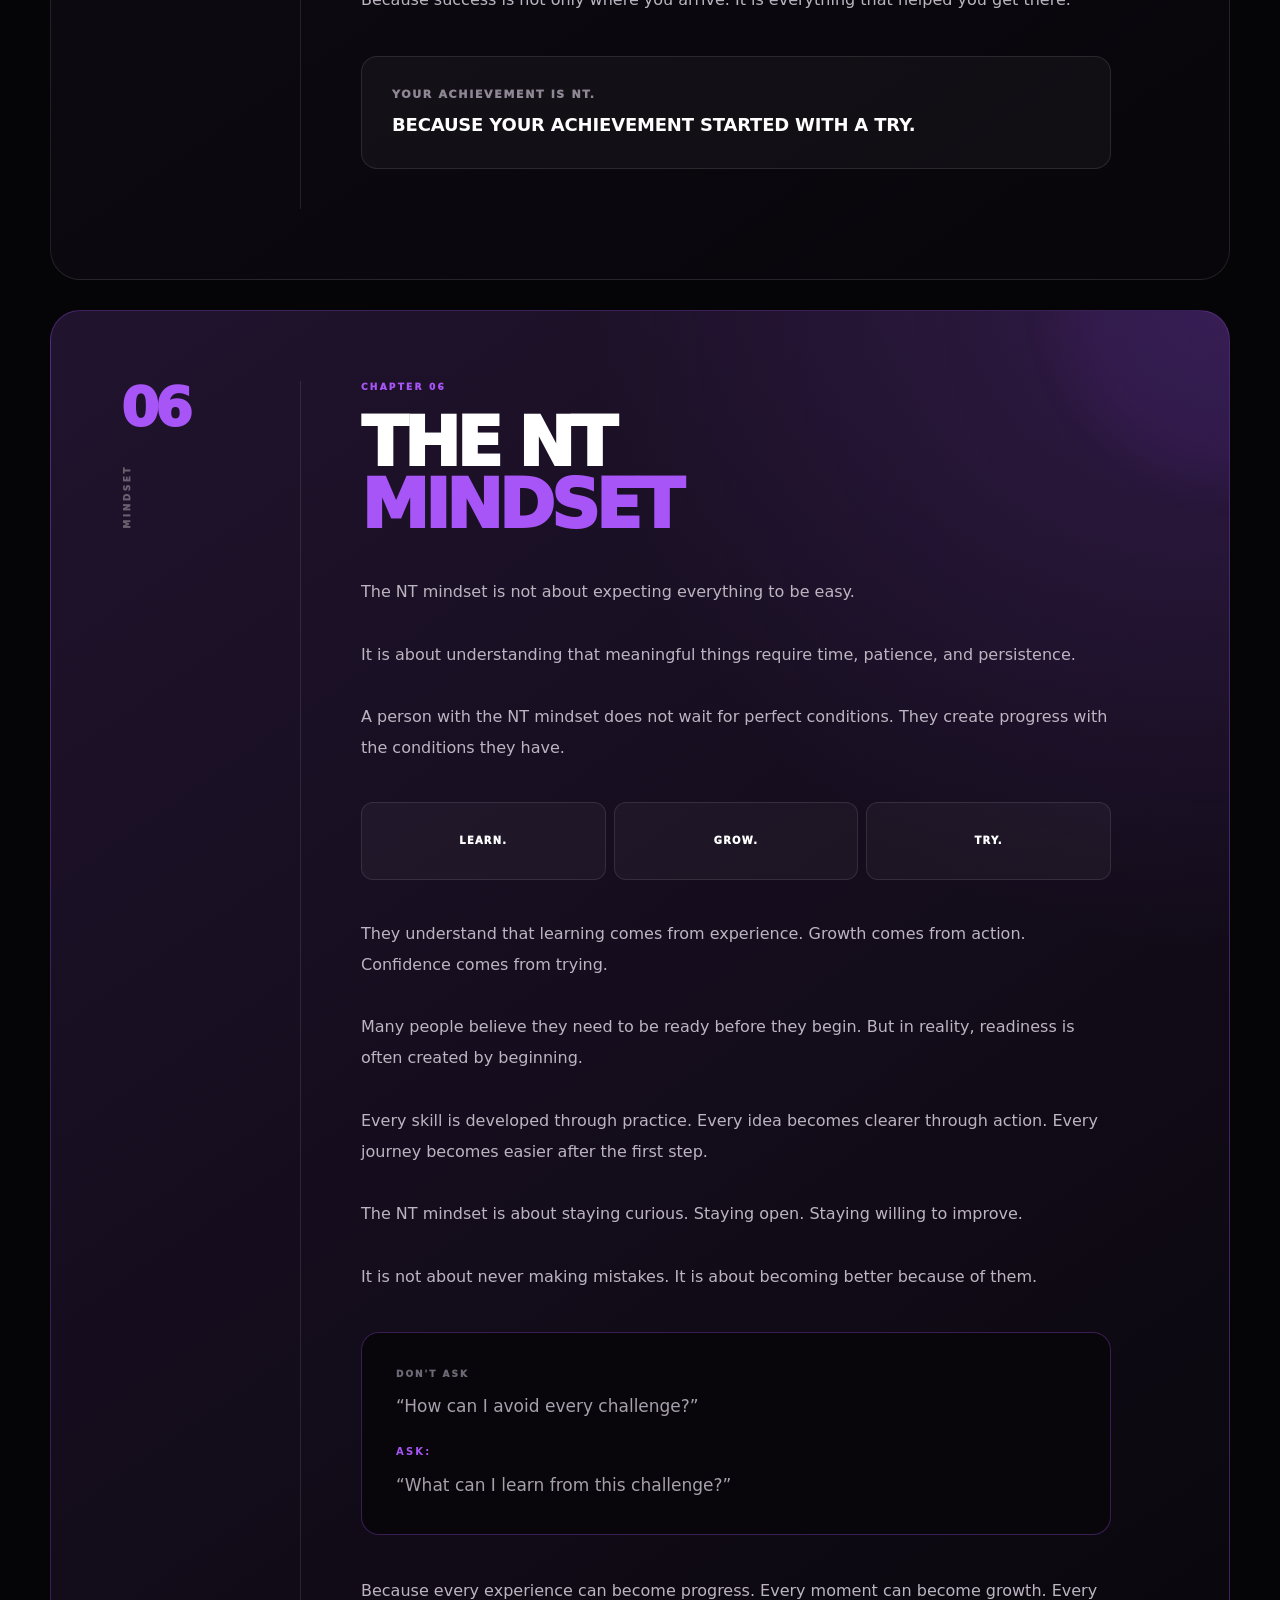
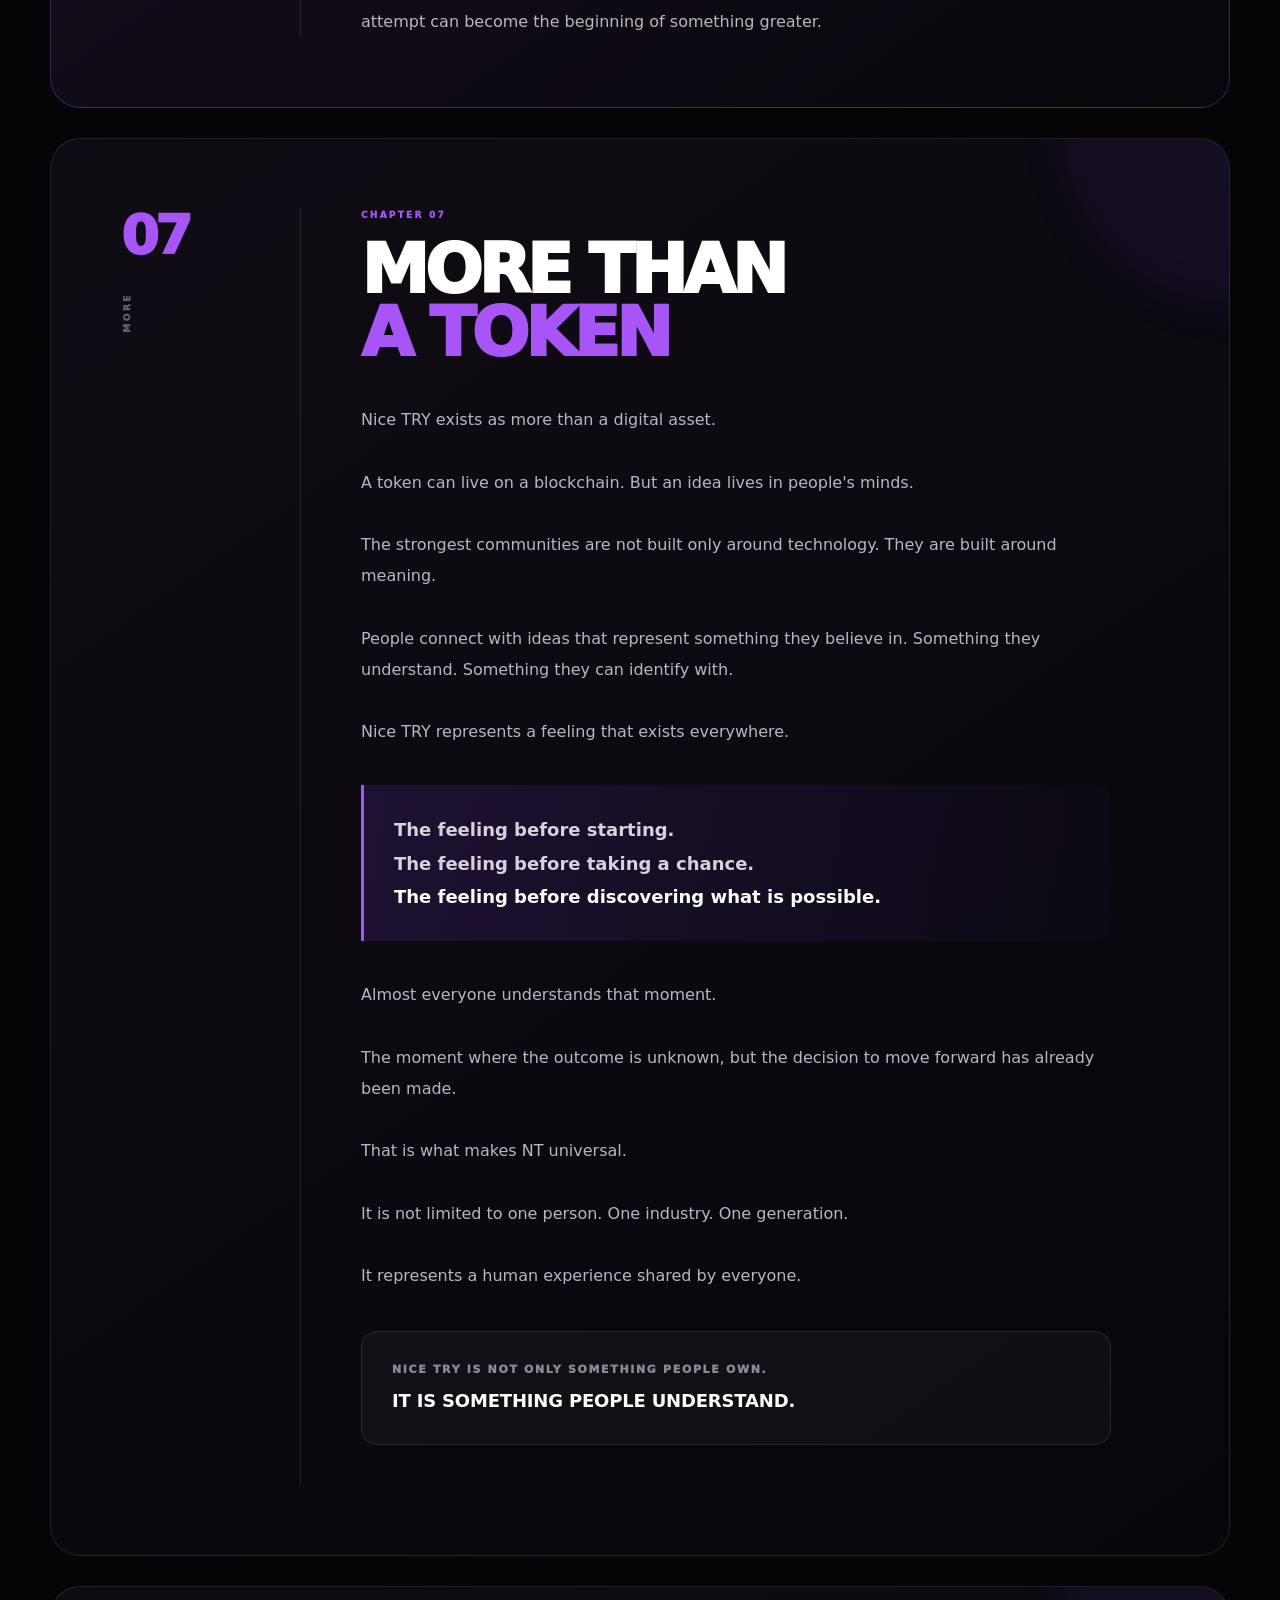
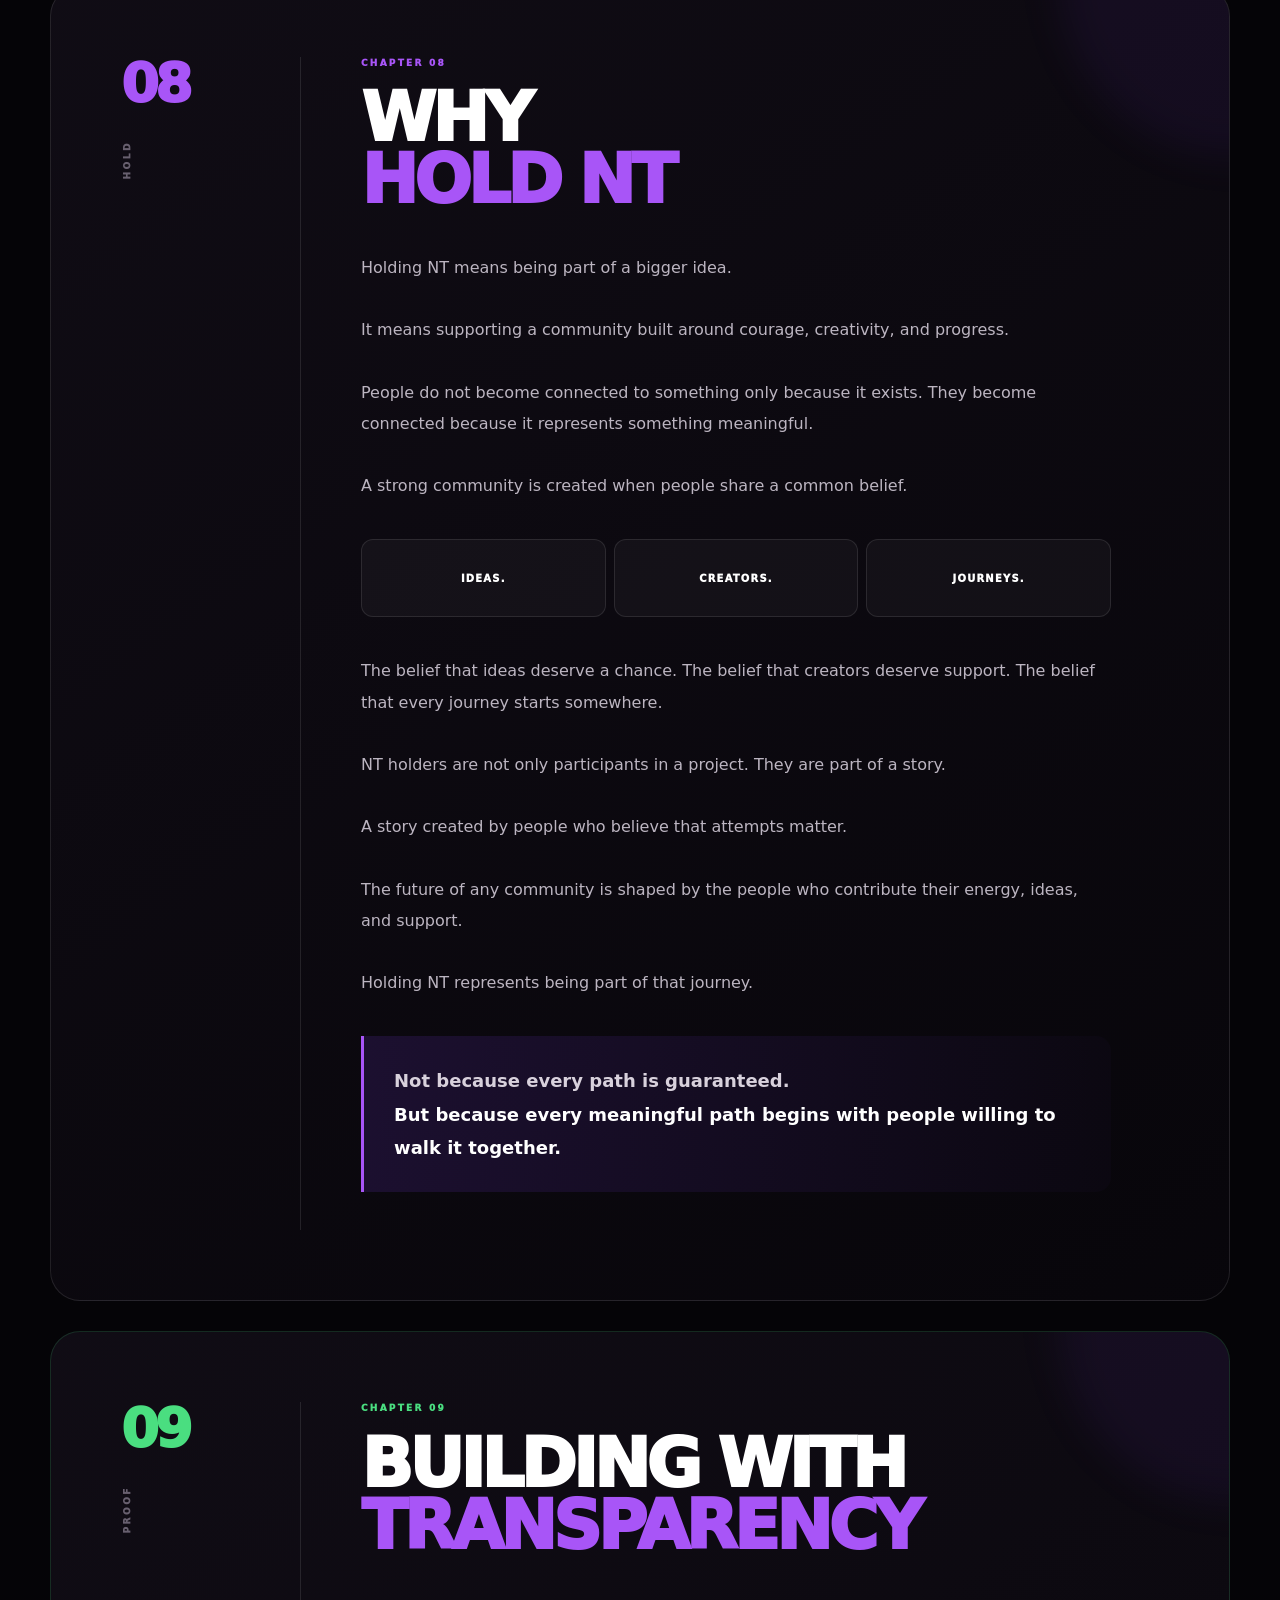
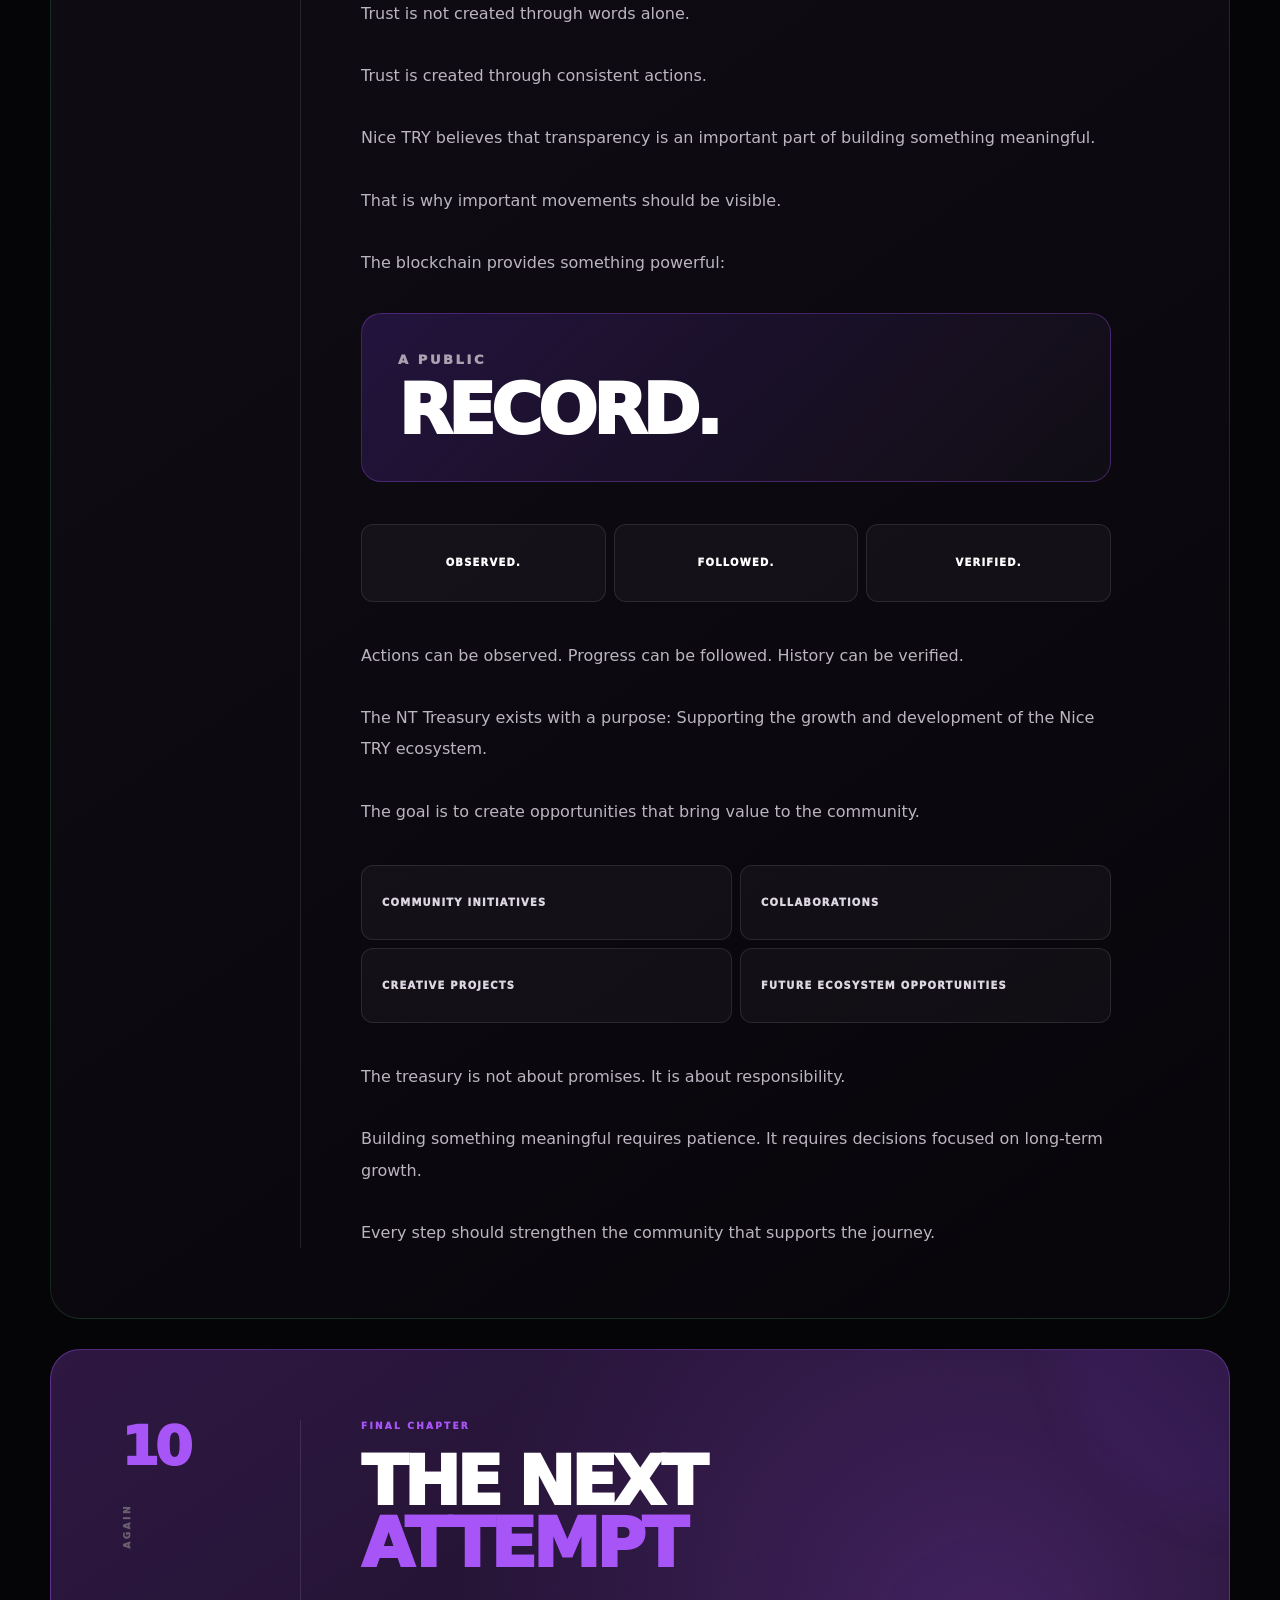
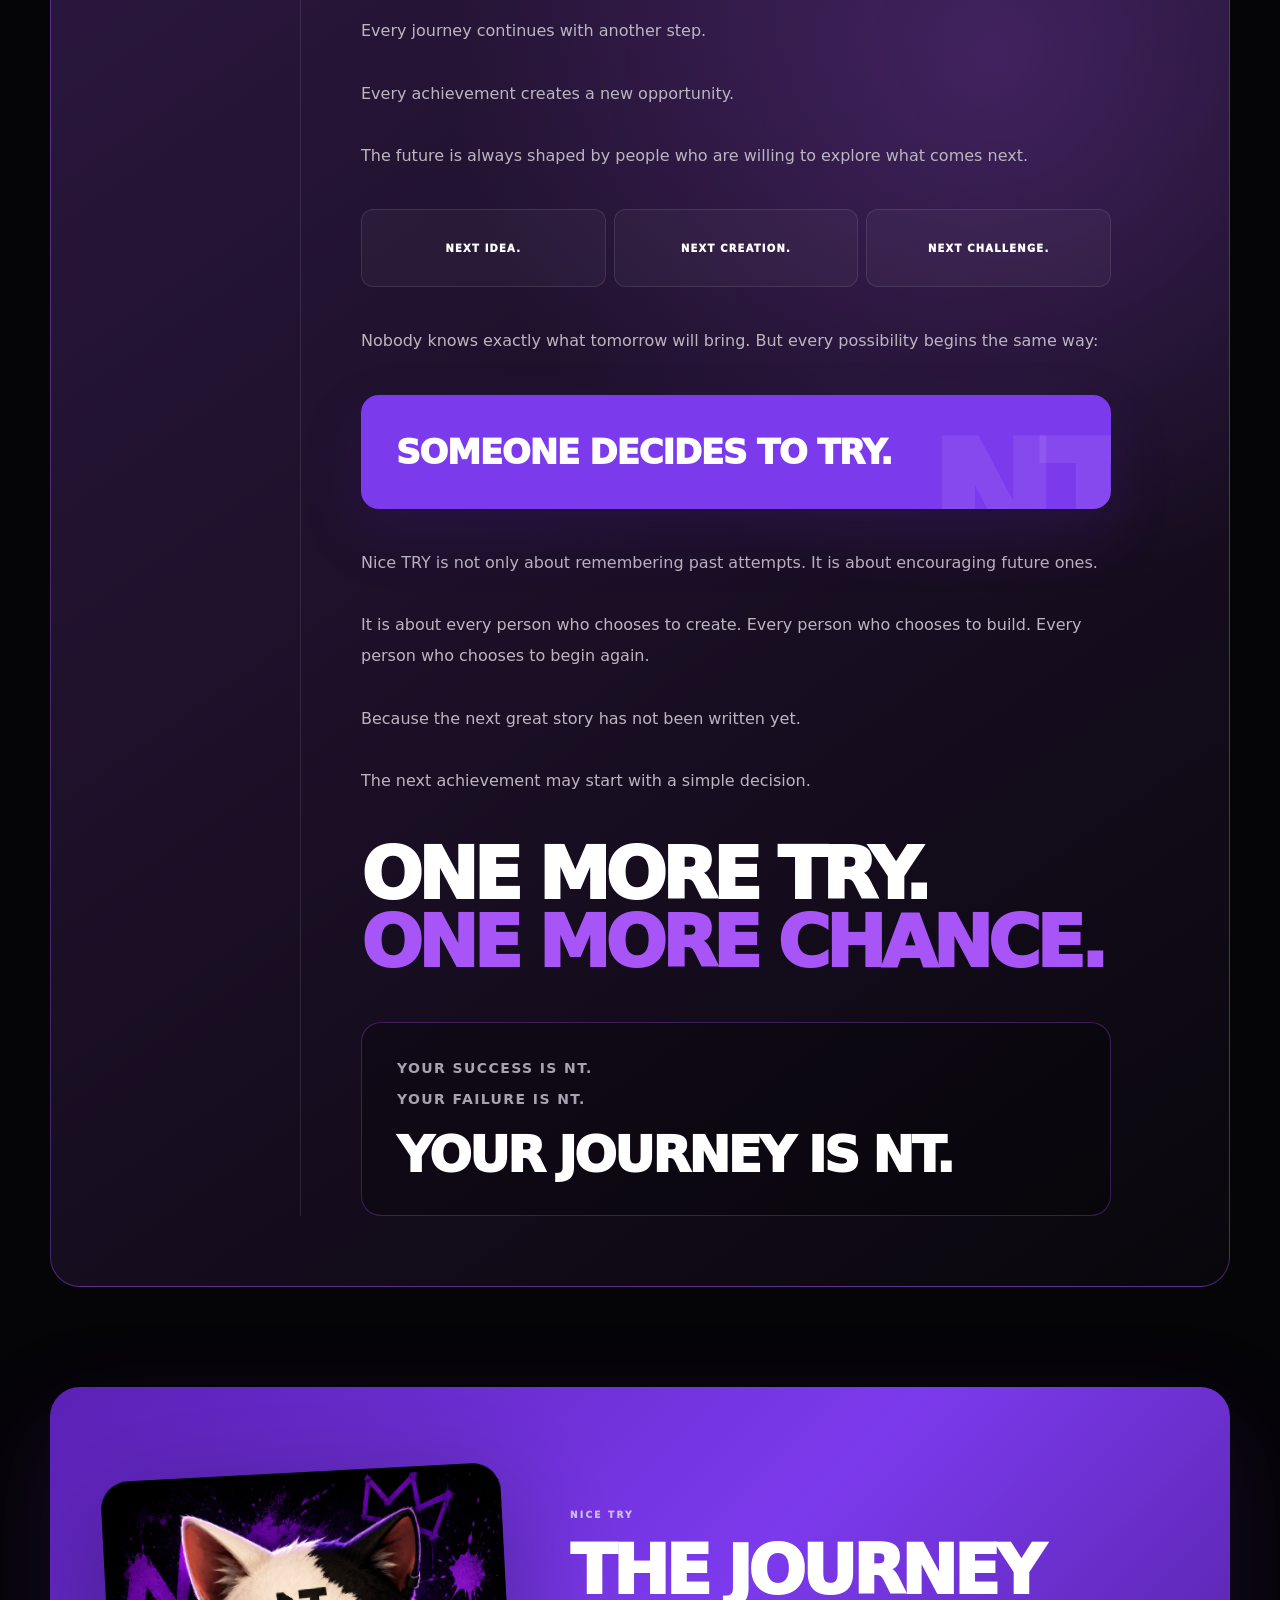
<file: manifest.html>
<!DOCTYPE html>
<html lang="en">

<head>

    <meta charset="UTF-8">
    <meta name="viewport" content="width=device-width, initial-scale=1.0">

    <title>Nice TRY ($NT) | Manifest</title>

    <meta
        name="description"
        content="The Nice TRY Manifest. Every journey starts with a try. One More Try."
    >

    <meta name="robots" content="index, follow">

    <link
        rel="canonical"
        href="https://ntrycoin.com/manifest.html"
    >

    <meta name="theme-color" content="#6D28D9">

    <!-- Open Graph -->

    <meta property="og:type" content="website">

    <meta
        property="og:title"
        content="Nice TRY ($NT) | Manifest"
    >

    <meta
        property="og:description"
        content="Every journey starts with a try. One More Try."
    >

    <meta
        property="og:url"
        content="https://ntrycoin.com/manifest.html"
    >

    <meta
        property="og:site_name"
        content="Nice TRY"
    >

    <meta
        property="og:image"
        content="https://ntrycoin.com/og-image.png"
    >

    <!-- X -->

    <meta
        name="twitter:card"
        content="summary_large_image"
    >

    <meta
        name="twitter:site"
        content="@OneMoreNT"
    >

    <meta
        name="twitter:title"
        content="Nice TRY ($NT) | Manifest"
    >

    <meta
        name="twitter:description"
        content="Every journey starts with a try. One More Try."
    >

    <meta
        name="twitter:image"
        content="https://ntrycoin.com/og-image.png"
    >

    <link
        rel="stylesheet"
        href="css/manifest.css"
    >

</head>


<body>


<!-- ========================================
     BACKGROUND
========================================= -->

<div class="pageBackground"></div>
<div class="pageOverlay"></div>



<!-- ========================================
     HEADER
========================================= -->

<header class="manifestHeader">

    <a
        href="index.html"
        class="brand"
    >

        <img
            src="assets/logo.png"
            alt="Nice TRY"
        >

        <div>

            <strong>
                NICE TRY
            </strong>

            <span>
                $NT
            </span>

        </div>

    </a>


    <div class="headerTitle">

        THE MANIFEST

    </div>


    <a
        href="index.html"
        class="homeLink"
    >

        HOME ↗

    </a>

</header>



<main class="manifestPage">


<!-- ========================================
     HERO
========================================= -->

<section class="manifestHero">


    <div class="heroCopy">


        <div class="eyebrow">

            <span></span>

            NICE TRY • THE MANIFEST

        </div>


        <h1>

            EVERY JOURNEY

            <br>

            STARTS WITH

            <br>

            <strong>
                A TRY.
            </strong>

        </h1>


        <p class="heroLead">

            Every great story begins before
            anyone knows the ending.

        </p>


        <div class="heroPhrase">

            <span>
                ONE MORE TRY.
            </span>

            <strong>
                ONE MORE CHANCE.
            </strong>

        </div>


        <a
            href="#manifest"
            class="startReading"
        >

            START READING

            <span>
                ↓
            </span>

        </a>


    </div>



    <div class="heroVisual">


        <div class="catGlow"></div>


        <img
            src="assets/nt-cat.png"
            alt="Nice TRY Cat"
            class="manifestCat"
        >


        <div class="sticker stickerOne">

            TRY.

        </div>


        <div class="sticker stickerTwo">

            AGAIN.

        </div>


        <div class="catCaption">

            <span>
                NT MANIFEST
            </span>

            <strong>
                01 — 10
            </strong>

        </div>


    </div>


</section>



<!-- ========================================
     MANIFEST INTRO
========================================= -->

<section
    id="manifest"
    class="manifestIntro"
>


    <div class="introNumber">

        00

    </div>


    <div class="introContent">

        <span class="sectionLabel">
            BEFORE WE BEGIN
        </span>


        <h2>

            NOBODY KNOWS
            <br>

            <span>
                THE ENDING.
            </span>

        </h2>


        <p>

            That's the point.

        </p>

    </div>


</section>



<!-- ========================================
     01
========================================= -->

<section class="manifestSection">


    <div class="sectionSide">

        <span class="sectionNumber">
            01
        </span>

        <span class="sectionWord">
            BEGIN
        </span>

    </div>


    <article class="manifestContent">


        <span class="sectionLabel">
            CHAPTER 01
        </span>


        <h2>

            THE BEGINNING
            <br>

            <span>
                OF EVERY STORY
            </span>

        </h2>


        <p>

            Every story that matters begins with a moment of uncertainty.

            <br><br>

            A moment where the future is unknown.

            A moment where nobody can guarantee the outcome.

            A moment where someone must decide whether to stay comfortable or move forward.

            <br><br>

            This moment exists in every person's life.

            <br><br>

            Before a dream becomes reality, there is an idea.

            Before an idea becomes reality, there is a decision.

            Before a decision becomes reality, there is courage.

            <br><br>

            The beginning is often the hardest part because beginnings require belief.

            <br><br>

            You cannot see the entire road before taking the first step.

            You cannot know every challenge before facing it.

            You cannot discover your potential without giving yourself a chance.

            <br><br>

            Every creator, every builder, every person who changed their life started from the same place:

        </p>


        <blockquote>

            The beginning.

            <br>

            Not with certainty.

            <br>

            Not with guarantees.

            <br>

            <strong>
                But with the willingness to try.
            </strong>

        </blockquote>


        <p>

            Nice TRY represents that first moment.

            The moment where someone says:

        </p>


        <div class="quoteCard">

            “I don't know what will happen,
            but I will begin.”

        </div>


        <p>

            Because every possible future starts with one attempt.

        </p>


    </article>


</section>



<!-- ========================================
     02
========================================= -->

<section class="manifestSection">


    <div class="sectionSide">

        <span class="sectionNumber">
            02
        </span>

        <span class="sectionWord">
            UNSEEN
        </span>

    </div>


    <article class="manifestContent">


        <span class="sectionLabel">
            CHAPTER 02
        </span>


        <h2>

            THE PART

            <br>

            <span>
                NOBODY SEES
            </span>

        </h2>


        <p>

            The world usually remembers moments.

            <br><br>

            The final result.

            The achievement.

            The success.

            <br><br>

            But every visible moment has an invisible story behind it.

            <br><br>

            People see the finished creation.

            They do not see the thousands of hours spent learning.

            <br><br>

            People see confidence.

            They do not see the uncertainty that existed before it.

            <br><br>

            People see progress.

            They do not see the moments where progress felt impossible.

            <br><br>

            Every person carries chapters that nobody else reads.

        </p>


        <blockquote>

            The private struggles.

            <br>

            The difficult choices.

            <br>

            The lessons learned through experience.

        </blockquote>


        <p>

            These moments are not weaknesses.

            They are the foundation.

            <br><br>

            Because growth does not happen only when everything goes right.

            Growth happens when someone continues despite uncertainty.

        </p>


        <div class="statement">

            THE WORLD CELEBRATES THE DESTINATION.

            <strong>

                THE PERSON IS CREATED DURING THE JOURNEY.

            </strong>

        </div>


    </article>


</section>



<!-- ========================================
     03
========================================= -->

<section class="manifestSection purpleSection">


    <div class="sectionSide">

        <span class="sectionNumber">
            03
        </span>

        <span class="sectionWord">
            NT
        </span>

    </div>


    <article class="manifestContent">


        <span class="sectionLabel">
            CHAPTER 03
        </span>


        <h2>

            THE MEANING

            <br>

            <span>
                OF NT
            </span>

        </h2>


        <div class="bigStatement">

            NT MEANS

            <strong>
                NICE TRY.
            </strong>

        </div>


        <p>

            But Nice TRY is not only a phrase.

            <br><br>

            It is an idea.

            <br><br>

            A reminder that attempting something requires courage.

            <br><br>

            The word “try” represents movement.

            It represents curiosity.

            It represents the decision to explore what is possible.

            <br><br>

            NT is not about judging the outcome.

            It is about respecting the action that created the possibility.

            <br><br>

            A person who tries is already different from the person who never begins.

            <br><br>

            Because every attempt creates something.

        </p>


        <div class="threeWords">

            <span>
                KNOWLEDGE.
            </span>

            <span>
                GROWTH.
            </span>

            <span>
                UNDERSTANDING.
            </span>

        </div>


        <p>

            Sometimes it creates success.

            Sometimes it creates experience.

            Sometimes it creates a completely new direction.

            <br><br>

            But every attempt leaves something behind.

            <br><br>

            Nice TRY gives that moment a symbol.

            A symbol for everyone who chooses to take the first step.

        </p>


    </article>


</section>



<!-- ========================================
     04
========================================= -->

<section class="manifestSection">


    <div class="sectionSide">

        <span class="sectionNumber">
            04
        </span>

        <span class="sectionWord">
            FAIL
        </span>

    </div>


    <article class="manifestContent">


        <span class="sectionLabel">
            CHAPTER 04
        </span>


        <h2>

            NT IS NOT

            <br>

            <span>
                ABOUT LOSING
            </span>

        </h2>


        <p>

            Nice TRY is not a celebration of losing.

            <br><br>

            It is not saying that results do not matter.

        </p>


        <div class="threeWords">

            <span>
                RESULTS MATTER.
            </span>

            <span>
                GROWTH MATTERS.
            </span>

            <span>
                IMPROVEMENT MATTERS.
            </span>

        </div>


        <p>

            NT represents something before the result:

        </p>


        <div class="quoteCard">

            THE COURAGE TO PARTICIPATE.

        </div>


        <p>

            Every attempt carries risk.

            Every attempt requires effort.

            Every attempt requires someone to accept uncertainty.

            <br><br>

            A mistake does not erase the value of trying.

            <br><br>

            A difficult experience does not define a person's future.

            <br><br>

            The strongest people are not those who never face challenges.

            They are those who learn from challenges.

            <br><br>

            Every experience becomes part of the person someone becomes.

        </p>


        <blockquote>

            The attempt itself was meaningful.

            <br>

            <strong>
                The journey itself was valuable.
            </strong>

        </blockquote>


    </article>


</section>



<!-- ========================================
     05
========================================= -->

<section class="manifestSection">


    <div class="sectionSide">

        <span class="sectionNumber">
            05
        </span>

        <span class="sectionWord">
            WIN
        </span>

    </div>


    <article class="manifestContent">


        <span class="sectionLabel">
            CHAPTER 05
        </span>


        <h2>

            SUCCESS

            <br>

            <span>
                IS ALSO NT
            </span>

        </h2>


        <p>

            NT does not belong only to difficult moments.

            <br><br>

            Success is also built from attempts.

            <br><br>

            Every achievement started as something uncertain.

            <br><br>

            Before someone created something valuable, they first created something unknown.

            <br><br>

            Before someone reached a goal, they first moved toward it without knowing the final result.

            <br><br>

            Success is not a single moment.

            It is a collection of decisions.

        </p>


        <div class="threeWords">

            <span>
                DECISIONS.
            </span>

            <span>
                LESSONS.
            </span>

            <span>
                ATTEMPTS.
            </span>

        </div>


        <p>

            The world often sees the victory.

            But the victory exists because someone was willing to begin.

            <br><br>

            That first attempt deserves recognition too.

            <br><br>

            Because success is not only where you arrive.

            It is everything that helped you get there.

        </p>


        <div class="statement">

            YOUR ACHIEVEMENT IS NT.

            <strong>
                BECAUSE YOUR ACHIEVEMENT STARTED WITH A TRY.
            </strong>

        </div>


    </article>


</section>



<!-- ========================================
     06
========================================= -->

<section class="manifestSection purpleSection">


    <div class="sectionSide">

        <span class="sectionNumber">
            06
        </span>

        <span class="sectionWord">
            MINDSET
        </span>

    </div>


    <article class="manifestContent">


        <span class="sectionLabel">
            CHAPTER 06
        </span>


        <h2>

            THE NT

            <br>

            <span>
                MINDSET
            </span>

        </h2>


        <p>

            The NT mindset is not about expecting everything to be easy.

            <br><br>

            It is about understanding that meaningful things require time, patience, and persistence.

            <br><br>

            A person with the NT mindset does not wait for perfect conditions.

            They create progress with the conditions they have.

        </p>


        <div class="threeWords">

            <span>
                LEARN.
            </span>

            <span>
                GROW.
            </span>

            <span>
                TRY.
            </span>

        </div>


        <p>

            They understand that learning comes from experience.

            Growth comes from action.

            Confidence comes from trying.

            <br><br>

            Many people believe they need to be ready before they begin.

            But in reality, readiness is often created by beginning.

            <br><br>

            Every skill is developed through practice.

            Every idea becomes clearer through action.

            Every journey becomes easier after the first step.

            <br><br>

            The NT mindset is about staying curious.

            Staying open.

            Staying willing to improve.

            <br><br>

            It is not about never making mistakes.

            It is about becoming better because of them.

        </p>


        <div class="questionBlock">

            <span>
                DON'T ASK
            </span>

            “How can I avoid every challenge?”

            <strong>
                ASK:
            </strong>

            “What can I learn from this challenge?”

        </div>


        <p>

            Because every experience can become progress.

            Every moment can become growth.

            Every attempt can become the beginning of something greater.

        </p>


    </article>


</section>



<!-- ========================================
     07
========================================= -->

<section class="manifestSection">


    <div class="sectionSide">

        <span class="sectionNumber">
            07
        </span>

        <span class="sectionWord">
            MORE
        </span>

    </div>


    <article class="manifestContent">


        <span class="sectionLabel">
            CHAPTER 07
        </span>


        <h2>

            MORE THAN

            <br>

            <span>
                A TOKEN
            </span>

        </h2>


        <p>

            Nice TRY exists as more than a digital asset.

            <br><br>

            A token can live on a blockchain.

            But an idea lives in people's minds.

            <br><br>

            The strongest communities are not built only around technology.

            They are built around meaning.

            <br><br>

            People connect with ideas that represent something they believe in.

            Something they understand.

            Something they can identify with.

            <br><br>

            Nice TRY represents a feeling that exists everywhere.

        </p>


        <blockquote>

            The feeling before starting.

            <br>

            The feeling before taking a chance.

            <br>

            <strong>
                The feeling before discovering what is possible.
            </strong>

        </blockquote>


        <p>

            Almost everyone understands that moment.

            <br><br>

            The moment where the outcome is unknown, but the decision to move forward has already been made.

            <br><br>

            That is what makes NT universal.

            <br><br>

            It is not limited to one person.

            One industry.

            One generation.

            <br><br>

            It represents a human experience shared by everyone.

        </p>


        <div class="statement">

            NICE TRY IS NOT ONLY SOMETHING PEOPLE OWN.

            <strong>
                IT IS SOMETHING PEOPLE UNDERSTAND.
            </strong>

        </div>


    </article>


</section>



<!-- ========================================
     08
========================================= -->

<section class="manifestSection">


    <div class="sectionSide">

        <span class="sectionNumber">
            08
        </span>

        <span class="sectionWord">
            HOLD
        </span>

    </div>


    <article class="manifestContent">


        <span class="sectionLabel">
            CHAPTER 08
        </span>


        <h2>

            WHY

            <br>

            <span>
                HOLD NT
            </span>

        </h2>


        <p>

            Holding NT means being part of a bigger idea.

            <br><br>

            It means supporting a community built around courage, creativity, and progress.

            <br><br>

            People do not become connected to something only because it exists.

            They become connected because it represents something meaningful.

            <br><br>

            A strong community is created when people share a common belief.

        </p>


        <div class="threeWords">

            <span>
                IDEAS.
            </span>

            <span>
                CREATORS.
            </span>

            <span>
                JOURNEYS.
            </span>

        </div>


        <p>

            The belief that ideas deserve a chance.

            The belief that creators deserve support.

            The belief that every journey starts somewhere.

            <br><br>

            NT holders are not only participants in a project.

            They are part of a story.

            <br><br>

            A story created by people who believe that attempts matter.

            <br><br>

            The future of any community is shaped by the people who contribute their energy, ideas, and support.

            <br><br>

            Holding NT represents being part of that journey.

        </p>


        <blockquote>

            Not because every path is guaranteed.

            <br>

            <strong>

                But because every meaningful path begins
                with people willing to walk it together.

            </strong>

        </blockquote>


    </article>


</section>



<!-- ========================================
     09
========================================= -->

<section class="manifestSection transparencySection">


    <div class="sectionSide">

        <span class="sectionNumber">
            09
        </span>

        <span class="sectionWord">
            PROOF
        </span>

    </div>


    <article class="manifestContent">


        <span class="sectionLabel">
            CHAPTER 09
        </span>


        <h2>

            BUILDING WITH

            <br>

            <span>
                TRANSPARENCY
            </span>

        </h2>


        <p>

            Trust is not created through words alone.

            <br><br>

            Trust is created through consistent actions.

            <br><br>

            Nice TRY believes that transparency is an important part of building something meaningful.

            <br><br>

            That is why important movements should be visible.

            <br><br>

            The blockchain provides something powerful:

        </p>


        <div class="bigStatement">

            A PUBLIC

            <strong>
                RECORD.
            </strong>

        </div>


        <div class="threeWords">

            <span>
                OBSERVED.
            </span>

            <span>
                FOLLOWED.
            </span>

            <span>
                VERIFIED.
            </span>

        </div>


        <p>

            Actions can be observed.

            Progress can be followed.

            History can be verified.

            <br><br>

            The NT Treasury exists with a purpose:

            Supporting the growth and development of the Nice TRY ecosystem.

            <br><br>

            The goal is to create opportunities that bring value to the community.

        </p>


        <div class="treasuryList">

            <span>
                COMMUNITY INITIATIVES
            </span>

            <span>
                COLLABORATIONS
            </span>

            <span>
                CREATIVE PROJECTS
            </span>

            <span>
                FUTURE ECOSYSTEM OPPORTUNITIES
            </span>

        </div>


        <p>

            The treasury is not about promises.

            It is about responsibility.

            <br><br>

            Building something meaningful requires patience.

            It requires decisions focused on long-term growth.

            <br><br>

            Every step should strengthen the community that supports the journey.

        </p>


    </article>


</section>



<!-- ========================================
     10
========================================= -->

<section class="manifestSection finalSection">


    <div class="sectionSide">

        <span class="sectionNumber">
            10
        </span>

        <span class="sectionWord">
            AGAIN
        </span>

    </div>


    <article class="manifestContent">


        <span class="sectionLabel">
            FINAL CHAPTER
        </span>


        <h2>

            THE NEXT

            <br>

            <span>
                ATTEMPT
            </span>

        </h2>


        <p>

            Every journey continues with another step.

            <br><br>

            Every achievement creates a new opportunity.

            <br><br>

            The future is always shaped by people who are willing to explore what comes next.

        </p>


        <div class="threeWords">

            <span>
                NEXT IDEA.
            </span>

            <span>
                NEXT CREATION.
            </span>

            <span>
                NEXT CHALLENGE.
            </span>

        </div>


        <p>

            Nobody knows exactly what tomorrow will bring.

            But every possibility begins the same way:

        </p>


        <div class="quoteCard">

            SOMEONE DECIDES TO TRY.

        </div>


        <p>

            Nice TRY is not only about remembering past attempts.

            It is about encouraging future ones.

            <br><br>

            It is about every person who chooses to create.

            Every person who chooses to build.

            Every person who chooses to begin again.

            <br><br>

            Because the next great story has not been written yet.

            <br><br>

            The next achievement may start with a simple decision.

        </p>


        <div class="finalWords">

            <span>
                ONE MORE TRY.
            </span>

            <span>
                ONE MORE CHANCE.
            </span>

        </div>


        <div class="ntEnding">

            <p>
                YOUR SUCCESS IS NT.
            </p>

            <p>
                YOUR FAILURE IS NT.
            </p>

            <strong>
                YOUR JOURNEY IS NT.
            </strong>

        </div>


    </article>


</section>



<!-- ========================================
     END
========================================= -->

<section class="manifestEnd">


    <div class="endCat">


        <img
            src="assets/nt-cat.png"
            alt="Nice TRY Cat"
        >


    </div>


    <div class="endCopy">


        <span class="sectionLabel">
            NICE TRY
        </span>


        <h2>

            THE JOURNEY

            <br>

            <span>
                CONTINUES.
            </span>

        </h2>


        <p>

            You made it to the end.

            <br>

            Nice TRY.

        </p>


        <a
            href="index.html"
            class="backButton"
        >

            RETURN HOME

            <span>
                →
            </span>

        </a>


    </div>


</section>


</main>



<footer>


    <div>

        NICE TRY

        <span>
            $NT
        </span>

    </div>


    <p>

        EVERY JOURNEY STARTS WITH A TRY.

    </p>


    <a href="#">

        ↑ TOP

    </a>


</footer>


</body>

</html>
</file>
<file: css/style.css>
/* ===========================================
   NICE TRY ($NT)
   File: style.css
   NT CAT EDITION
=========================================== */

:root {
    --bg: #050407;
    --bg-soft: #0a080d;

    --surface: rgba(15, 12, 19, .88);
    --surface-solid: #100d14;
    --surface-hover: #18121f;

    --purple: #7c3aed;
    --purple-light: #a855f7;
    --purple-soft: rgba(124, 58, 237, .14);
    --purple-border: rgba(168, 85, 247, .30);

    --text: #ffffff;
    --muted: #aaa3b2;
    --dim: #6d6674;

    --border: rgba(255, 255, 255, .10);

    --green: #4ade80;
    --red: #fb7185;

    --radius: 22px;
    --radius-small: 14px;

    --max-width: 1180px;

    --transition: .25s ease;
}


/* ===========================================
   RESET
=========================================== */

* {
    margin: 0;
    padding: 0;
    box-sizing: border-box;
}

html {
    min-height: 100%;
    scroll-behavior: smooth;
    scroll-padding-top: 100px;
}

body {
    min-height: 100%;
    overflow-x: hidden;

    background:
        radial-gradient(
            circle at 75% 5%,
            rgba(124, 58, 237, .17),
            transparent 30%
        ),
        #050407;

    color: var(--text);

    font-family:
        Inter,
        ui-sans-serif,
        system-ui,
        -apple-system,
        BlinkMacSystemFont,
        "Segoe UI",
        sans-serif;

    line-height: 1.5;
}

body::selection {
    background: var(--purple);
    color: white;
}

a {
    color: inherit;
    text-decoration: none;
}

button {
    font: inherit;
}

img {
    display: block;
    max-width: 100%;
}


/* ===========================================
   BACKGROUND
=========================================== */

.pageBackground {
    position: fixed;
    inset: 0;

    z-index: -3;

    background-image:
        linear-gradient(
            90deg,
            rgba(5, 4, 7, .96) 0%,
            rgba(5, 4, 7, .80) 38%,
            rgba(5, 4, 7, .48) 70%,
            rgba(5, 4, 7, .88) 100%
        ),
        url("../assets/nt-bg.png");

    background-size: cover;
    background-position: center top;
    background-repeat: no-repeat;

    opacity: .60;
}

.pageOverlay {
    position: fixed;
    inset: 0;

    z-index: -2;

    pointer-events: none;

    background:
        linear-gradient(
            to bottom,
            rgba(5, 4, 7, .08),
            #050407 100vh
        );
}

.pageOverlay::after {
    content: "";

    position: absolute;
    inset: 0;

    opacity: .16;

    background-image:
        linear-gradient(
            rgba(255,255,255,.025) 1px,
            transparent 1px
        ),
        linear-gradient(
            90deg,
            rgba(255,255,255,.025) 1px,
            transparent 1px
        );

    background-size: 55px 55px;
}


/* ===========================================
   HEADER
=========================================== */

.siteHeader {
    width: min(calc(100% - 48px), var(--max-width));

    min-height: 78px;

    margin: 18px auto 0;

    padding: 12px 14px 12px 18px;

    position: sticky;
    top: 14px;
    z-index: 100;

    display: flex;
    align-items: center;
    gap: 30px;

    background: rgba(8, 6, 11, .76);

    border: 1px solid var(--border);
    border-radius: 18px;

    backdrop-filter: blur(20px);
    -webkit-backdrop-filter: blur(20px);

    box-shadow:
        0 20px 70px rgba(0,0,0,.25);
}

.brand {
    display: flex;
    align-items: center;
    gap: 12px;

    flex-shrink: 0;
}

.brandLogo {
    width: 46px;
    height: 46px;

    object-fit: contain;
}

.brandName {
    display: flex;
    flex-direction: column;

    line-height: 1;
}

.brandName strong {
    font-size: 14px;
    font-weight: 950;

    letter-spacing: .08em;
}

.brandName span {
    margin-top: 6px;

    color: var(--purple-light);

    font-size: 11px;
    font-weight: 900;

    letter-spacing: .18em;
}

.navigation {
    margin-left: auto;

    display: flex;
    align-items: center;
    gap: 25px;
}

.navigation a {
    position: relative;

    color: #c5beca;

    font-size: 11px;
    font-weight: 900;

    letter-spacing: .12em;

    transition: var(--transition);
}

.navigation a::after {
    content: "";

    position: absolute;
    left: 0;
    bottom: -7px;

    width: 0;
    height: 2px;

    background: var(--purple-light);

    transition: var(--transition);
}

.navigation a:hover {
    color: white;
}

.navigation a:hover::after {
    width: 100%;
}

.headerCommunity {
    min-height: 48px;

    padding: 0 20px;

    display: flex;
    align-items: center;
    justify-content: center;

    flex-shrink: 0;

    background: white;

    color: #08060b;

    border-radius: 12px;

    font-size: 11px;
    font-weight: 950;

    letter-spacing: .08em;

    transition: var(--transition);
}

.headerCommunity:hover {
    transform: translateY(-2px);

    background: var(--purple-light);
    color: white;

    box-shadow:
        0 10px 35px rgba(124,58,237,.35);
}


/* ===========================================
   MAIN
=========================================== */

.app {
    width: min(calc(100% - 48px), var(--max-width));

    margin: 0 auto;

    display: flex;
    flex-direction: column;

    gap: 120px;
}


/* ===========================================
   HERO
=========================================== */

.hero {
    min-height: 790px;

    padding: 100px 20px 70px;

    position: relative;

    display: grid;
    grid-template-columns: minmax(0, 1.05fr) minmax(400px, .95fr);
    align-items: center;
    gap: 30px;
}

.heroCopy {
    position: relative;
    z-index: 4;

    animation: fadeUp .7s ease both;
}

.heroEyebrow {
    width: fit-content;

    margin-bottom: 28px;
    padding: 10px 14px;

    display: flex;
    align-items: center;
    gap: 9px;

    background: rgba(124,58,237,.10);

    border: 1px solid rgba(168,85,247,.28);
    border-radius: 100px;

    color: #d8c6ef;

    font-size: 10px;
    font-weight: 900;

    letter-spacing: .18em;
}

.statusDot {
    width: 7px;
    height: 7px;

    display: block;

    background: var(--purple-light);

    border-radius: 50%;

    box-shadow:
        0 0 12px var(--purple-light);
}

.hero h1 {
    display: flex;
    flex-direction: column;

    font-size: clamp(64px, 7.2vw, 104px);
    line-height: .82;

    font-weight: 1000;

    letter-spacing: -.075em;

    text-transform: uppercase;
}

.heroLine {
    display: block;
}

.purpleText {
    color: var(--purple-light);

    text-shadow:
        0 0 40px rgba(168,85,247,.16);
}

.heroDescription {
    max-width: 570px;

    margin-top: 36px;

    color: #c2bbc7;

    font-size: 18px;
    line-height: 1.75;
}

.heroQuote {
    margin-top: 27px;

    display: flex;
    flex-direction: column;

    font-size: 12px;
    font-weight: 900;

    letter-spacing: .16em;
}

.heroQuote span {
    color: var(--muted);
}

.heroQuote strong {
    margin-top: 5px;

    color: white;
}

.heroActions {
    margin-top: 38px;

    display: flex;
    gap: 12px;
}

.buyButton,
.secondaryButton {
    min-height: 58px;

    padding: 0 26px;

    display: inline-flex;
    align-items: center;
    justify-content: center;
    gap: 22px;

    border-radius: 14px;

    font-size: 13px;
    font-weight: 950;

    letter-spacing: .08em;

    transition: var(--transition);
}

.buyButton {
    min-width: 175px;

    background: var(--purple);

    color: white;

    box-shadow:
        0 12px 40px rgba(124,58,237,.22);
}

.buyButton:hover {
    transform: translateY(-3px);

    background: var(--purple-light);

    box-shadow:
        0 18px 55px rgba(124,58,237,.35);
}

.secondaryButton {
    background: rgba(255,255,255,.04);

    border: 1px solid rgba(255,255,255,.14);

    color: white;

    backdrop-filter: blur(10px);
}

.secondaryButton:hover {
    transform: translateY(-3px);

    border-color: var(--purple-border);

    background: var(--purple-soft);
}

.heroMeta {
    margin-top: 35px;

    display: flex;
    align-items: center;
    gap: 14px;

    color: #77707d;

    font-size: 9px;
    font-weight: 900;

    letter-spacing: .2em;
}

.heroMeta i {
    width: 3px;
    height: 3px;

    display: block;

    background: var(--purple-light);

    border-radius: 50%;
}


/* ===========================================
   HERO CAT
=========================================== */

.heroVisual {
    min-height: 620px;

    position: relative;

    display: flex;
    align-items: center;
    justify-content: center;

    animation: fadeIn 1s ease both;
}

.catAura {
    width: 480px;
    height: 480px;

    position: absolute;

    border-radius: 50%;

    background:
        radial-gradient(
            circle,
            rgba(124,58,237,.32),
            rgba(124,58,237,.08) 45%,
            transparent 70%
        );

    filter: blur(20px);
}

.heroCat {
    width: min(100%, 540px);

    position: relative;
    z-index: 2;

    object-fit: contain;

    border-radius: 42px;

    transform: rotate(1deg);

    filter:
        drop-shadow(0 40px 70px rgba(0,0,0,.65))
        drop-shadow(0 0 40px rgba(124,58,237,.20));

    transition: .5s ease;
}

.heroVisual:hover .heroCat {
    transform:
        rotate(-1deg)
        translateY(-5px);
}

.sticker {
    position: absolute;
    z-index: 4;

    padding: 9px 14px;

    background: white;

    color: #08060b;

    border: 3px solid #08060b;

    font-size: 17px;
    font-weight: 1000;

    letter-spacing: .06em;

    box-shadow:
        6px 6px 0 var(--purple);
}

.stickerOne {
    top: 15%;
    left: 0;

    transform: rotate(-9deg);
}

.stickerTwo {
    right: -10px;
    bottom: 22%;

    transform: rotate(7deg);

    background: var(--purple);

    color: white;

    box-shadow:
        6px 6px 0 white;
}

.catCaption {
    position: absolute;
    z-index: 5;

    left: 6%;
    bottom: 5%;

    padding: 11px 14px;

    display: flex;
    align-items: center;
    gap: 15px;

    background: rgba(5,4,7,.84);

    border: 1px solid var(--border);
    border-radius: 10px;

    backdrop-filter: blur(12px);

    font-size: 10px;
    font-weight: 900;

    letter-spacing: .15em;
}

.catCaption strong {
    color: var(--purple-light);
}


/* ===========================================
   COMMON
=========================================== */

.sectionKicker {
    display: block;

    margin-bottom: 14px;

    color: var(--purple-light);

    font-size: 10px;
    font-weight: 950;

    letter-spacing: .24em;
}

.sectionHeading {
    margin-bottom: 34px;

    display: flex;
    align-items: flex-end;
    justify-content: space-between;
    gap: 30px;
}

.sectionHeading h2,
.philosophy h2,
.treasuryCopy h2,
.manifestCTA h2,
.community h2 {
    font-size: clamp(42px, 5vw, 68px);
    line-height: .94;

    font-weight: 1000;

    letter-spacing: -.055em;
}

.sectionHeading h2 span,
.philosophy h2 span,
.treasuryCopy h2 span,
.manifestCTA h2 span {
    color: var(--purple-light);
}


/* ===========================================
   CONTRACT
=========================================== */

.contractBox {
    padding: 32px;

    position: relative;

    overflow: hidden;

    background:
        linear-gradient(
            135deg,
            rgba(124,58,237,.12),
            rgba(14,11,18,.92) 35%
        );

    border: 1px solid var(--purple-border);
    border-radius: var(--radius);

    box-shadow:
        0 25px 70px rgba(0,0,0,.22);
}

.contractBox::before {
    content: "NT";

    position: absolute;
    right: 20px;
    top: -42px;

    color: rgba(255,255,255,.025);

    font-size: 170px;
    font-weight: 1000;

    letter-spacing: -.1em;
}

.contractTop {
    position: relative;
    z-index: 2;

    display: flex;
    align-items: center;
    justify-content: space-between;
    gap: 20px;
}

.contractTop h2 {
    font-size: 26px;
    font-weight: 950;

    letter-spacing: -.03em;
}

.verified,
.liveStatus,
.chainBadge {
    display: flex;
    align-items: center;
    gap: 8px;

    color: #c9c2cf;

    font-size: 9px;
    font-weight: 900;

    letter-spacing: .18em;
}

.verified span,
.liveStatus span,
.chainBadge span {
    width: 7px;
    height: 7px;

    display: block;

    background: var(--green);

    border-radius: 50%;

    box-shadow:
        0 0 10px rgba(74,222,128,.7);
}

.contractRow {
    margin-top: 25px;

    display: grid;
    grid-template-columns: minmax(0,1fr) auto;
    gap: 10px;
}

#contractAddress,
.walletAddress.fullWallet,
#developerWalletShort,
.holdingsValue {
    min-height: 58px;

    padding: 17px 19px;

    display: flex;
    align-items: center;

    background: rgba(0,0,0,.34);

    border: 1px solid rgba(255,255,255,.09);
    border-radius: 12px;

    color: #e7e2ea;

    font-family:
        "SFMono-Regular",
        Consolas,
        "Liberation Mono",
        monospace;

    font-size: 13px;
    font-weight: 600;

    letter-spacing: .03em;

    overflow-wrap: anywhere;
}

#copyContractButton,
.copyWalletButton,
#copyDeveloperWalletButton {
    min-height: 58px;

    padding: 0 25px;

    background: white;

    color: #08060b;

    border: 0;
    border-radius: 12px;

    cursor: pointer;

    font-size: 11px;
    font-weight: 950;

    letter-spacing: .1em;

    transition: var(--transition);
}

#copyContractButton:hover,
.copyWalletButton:hover,
#copyDeveloperWalletButton:hover {
    transform: translateY(-2px);

    background: var(--purple-light);

    color: white;
}

.contractNote {
    margin-top: 14px;

    color: var(--dim);

    font-size: 11px;
    font-weight: 700;
}


/* ===========================================
   MARKET
=========================================== */

.statsWrapper {
    position: relative;
}

.marketPeriod {
    width: fit-content;

    margin: 0 0 18px auto;
    padding: 5px;

    display: grid;
    grid-template-columns: repeat(4, 58px);
    gap: 5px;

    background: rgba(255,255,255,.035);

    border: 1px solid var(--border);
    border-radius: 12px;
}

.periodButton {
    height: 37px;

    background: transparent;

    border: 0;
    border-radius: 8px;

    color: var(--muted);

    cursor: pointer;

    font-size: 10px;
    font-weight: 950;

    letter-spacing: .08em;

    transition: var(--transition);
}

.periodButton:hover {
    color: white;

    background: rgba(255,255,255,.06);
}

.periodButton.active {
    background: var(--purple);

    color: white;

    box-shadow:
        0 6px 20px rgba(124,58,237,.24);
}

.market {
    display: grid;
    grid-template-columns: repeat(3,1fr);
    gap: 12px;
}

.market .card {
    min-height: 150px;

    padding: 23px;

    position: relative;

    overflow: hidden;

    background:
        linear-gradient(
            145deg,
            rgba(18,14,23,.94),
            rgba(10,8,13,.94)
        );

    border: 1px solid var(--border);
    border-radius: 18px;

    transition: var(--transition);
}

.market .card:hover {
    transform: translateY(-4px);

    border-color: var(--purple-border);

    background:
        linear-gradient(
            145deg,
            rgba(30,20,40,.95),
            rgba(10,8,13,.95)
        );
}

.priceCard {
    background:
        linear-gradient(
            145deg,
            rgba(124,58,237,.24),
            rgba(14,10,19,.95)
        ) !important;

    border-color: rgba(168,85,247,.35) !important;
}

.label {
    color: var(--muted);

    font-size: 9px;
    font-weight: 900;

    letter-spacing: .19em;
}

.value {
    max-width: calc(100% - 20px);

    margin-top: 18px;

    display: block;

    position: relative;
    z-index: 2;

    color: white;

    font-size: clamp(20px,2vw,28px);
    font-weight: 950;

    letter-spacing: -.04em;

    overflow-wrap: anywhere;
}

.cardIndex {
    position: absolute;
    right: 16px;
    bottom: 12px;

    color: rgba(255,255,255,.08);

    font-size: 38px;
    font-weight: 1000;
}

.cardGhost {
    position: absolute;
    right: 18px;
    bottom: -25px;

    color: rgba(255,255,255,.06);

    font-size: 115px;
    font-weight: 1000;
}

.green {
    color: var(--green) !important;
}

.red {
    color: var(--red) !important;
}


/* ===========================================
   PHILOSOPHY
=========================================== */

.philosophy {
    min-height: 580px;

    padding: 70px;

    position: relative;
    overflow: hidden;

    display: grid;
    grid-template-columns: .9fr 1.1fr;
    align-items: center;
    gap: 70px;

    background:
        radial-gradient(
            circle at 10% 50%,
            rgba(124,58,237,.20),
            transparent 36%
        ),
        rgba(10,8,13,.82);

    border: 1px solid var(--border);
    border-radius: 30px;
}

.philosophyArt {
    min-height: 370px;

    position: relative;

    display: flex;
    flex-direction: column;
    justify-content: center;

    transform: rotate(-5deg);
}

.outlineWord,
.solidWord {
    font-size: clamp(82px,10vw,145px);
    line-height: .72;

    font-weight: 1000;

    letter-spacing: -.09em;
}

.outlineWord {
    color: transparent;

    -webkit-text-stroke:
        2px rgba(255,255,255,.75);
}

.solidWord {
    color: var(--purple-light);
}

.scribble {
    position: absolute;
    right: 3%;
    bottom: -5%;

    color: rgba(255,255,255,.12);

    font-size: 130px;
    font-weight: 300;

    transform: rotate(20deg);
}

.philosophyCopy {
    position: relative;
    z-index: 2;
}

.philosophyCopy > p {
    margin-top: 23px;

    color: #aaa3af;

    font-size: 16px;
}

.tryStatement {
    margin-top: 32px;

    display: grid;
    grid-template-columns: 1fr 1fr;
    gap: 10px;
}

.tryStatement div {
    padding: 20px;

    background: rgba(255,255,255,.035);

    border: 1px solid var(--border);
    border-radius: 13px;

    display: flex;
    flex-direction: column;
    gap: 6px;
}

.tryStatement span {
    color: var(--dim);

    font-size: 9px;
    font-weight: 900;

    letter-spacing: .18em;
}

.tryStatement strong {
    font-size: 17px;
    font-weight: 950;
}

.philosophyEnding {
    color: white !important;

    font-weight: 800;
}

.inlineLink {
    margin-top: 30px;

    display: inline-block;

    color: var(--purple-light);

    font-size: 11px;
    font-weight: 950;

    letter-spacing: .13em;
}


/* ===========================================
   CHALLENGES
=========================================== */

.challengeGrid {
    display: grid;
    grid-template-columns: repeat(3,1fr);
    gap: 14px;
}

.challengeCard {
    min-height: 310px;

    padding: 28px;

    position: relative;
    overflow: hidden;

    display: flex;
    flex-direction: column;

    background:
        linear-gradient(
            150deg,
            rgba(18,14,23,.96),
            rgba(9,7,12,.96)
        );

    border: 1px solid var(--border);
    border-radius: 20px;

    transition: var(--transition);
}

.challengeCard:hover {
    transform:
        translateY(-7px)
        rotate(-1deg);

    border-color: var(--purple-border);
}

.challengeFeatured {
    transform: rotate(1deg);

    background:
        linear-gradient(
            150deg,
            rgba(91,33,182,.44),
            rgba(15,10,20,.96)
        );

    border-color: rgba(168,85,247,.35);
}

.challengeFeatured:hover {
    transform:
        translateY(-7px)
        rotate(0deg);
}

.challengeTop {
    display: flex;
    justify-content: space-between;
    align-items: center;

    color: var(--dim);

    font-size: 11px;
    font-weight: 900;

    letter-spacing: .15em;
}

.challengeTop span:last-child {
    font-size: 34px;
}

.challengeCard h3 {
    margin-top: auto;

    font-size: 28px;
    font-weight: 1000;

    letter-spacing: -.045em;
}

.challengeCard p {
    margin-top: 10px;

    min-height: 50px;

    color: var(--muted);

    font-size: 13px;
    line-height: 1.6;
}

.challengeFooter {
    margin-top: 25px;
    padding-top: 16px;

    border-top: 1px solid var(--border);

    color: var(--purple-light);

    font-size: 9px;
    font-weight: 950;

    letter-spacing: .2em;
}

.challengeDisclaimer {
    margin-top: 20px;

    color: var(--dim);

    font-size: 11px;
}

/* ===========================================
   NICE TRY EMOTES
=========================================== */

.emotesSection {
    position: relative;
    overflow: hidden;

    padding: 70px;

    background:
        radial-gradient(
            circle at 85% 15%,
            rgba(124, 58, 237, .20),
            transparent 30%
        ),
        linear-gradient(
            145deg,
            rgba(18, 14, 23, .96),
            rgba(8, 6, 11, .98)
        );

    border: 1px solid var(--border);
    border-radius: 30px;
}


/* BIG BACKGROUND TEXT */

.emotesSection::before {
    content: "NT";

    position: absolute;
    right: -35px;
    top: -90px;

    color: rgba(255, 255, 255, .025);

    font-size: 300px;
    line-height: 1;

    font-weight: 1000;

    letter-spacing: -.12em;

    pointer-events: none;
    user-select: none;
}


/* =========================
   HEADING
========================= */

.emotesHeading {
    position: relative;
    z-index: 2;

    display: grid;
    grid-template-columns: 1fr .7fr;
    align-items: end;
    gap: 60px;

    margin-bottom: 45px;
}


.emotesHeading h2 {
    font-size: clamp(42px, 5vw, 68px);
    line-height: .94;

    font-weight: 1000;

    letter-spacing: -.055em;
}


.emotesHeading h2 span {
    color: var(--purple-light);
}


.emotesHeading > p {
    max-width: 350px;

    justify-self: end;

    color: var(--muted);

    font-size: 14px;
    line-height: 1.8;
}


/* =========================
   GRID
========================= */

.emoteGrid {
    position: relative;
    z-index: 2;

    display: grid;
    grid-template-columns: repeat(3, 1fr);
    gap: 14px;
}


/* =========================
   CARD
========================= */

.emoteCard {
    min-width: 0;

    position: relative;
    overflow: hidden;

    background:
        linear-gradient(
            150deg,
            rgba(22, 17, 28, .98),
            rgba(9, 7, 12, .98)
        );

    border: 1px solid var(--border);
    border-radius: 20px;

    transition:
        transform .35s ease,
        border-color .35s ease,
        box-shadow .35s ease;
}


.emoteCard:hover {
    transform:
        translateY(-7px)
        rotate(-1deg);

    border-color: var(--purple-border);

    box-shadow:
        0 25px 60px rgba(0, 0, 0, .30),
        0 0 40px rgba(124, 58, 237, .08);
}


/* FEATURED EMOTE */

.emoteCardFeatured {
    background:
        linear-gradient(
            150deg,
            rgba(91, 33, 182, .38),
            rgba(13, 9, 17, .98) 60%
        );

    border-color: rgba(168, 85, 247, .38);

    transform: rotate(1deg);
}


.emoteCardFeatured:hover {
    transform:
        translateY(-7px)
        rotate(0deg);
}


/* =========================
   NUMBER
========================= */

.emoteNumber {
    position: absolute;
    z-index: 5;

    top: 17px;
    left: 18px;

    color: rgba(255, 255, 255, .38);

    font-size: 9px;
    font-weight: 950;

    letter-spacing: .18em;
}


/* =========================
   IMAGE
========================= */

.emoteImage {
    width: 100%;
    aspect-ratio: 1 / 1;

    position: relative;
    overflow: hidden;

    display: flex;
    align-items: center;
    justify-content: center;

    padding: 20px;

    background:
        radial-gradient(
            circle at center,
            rgba(124, 58, 237, .18),
            transparent 62%
        );
}


.emoteImage::after {
    content: "";

    position: absolute;
    inset: 0;

    pointer-events: none;

    background:
        linear-gradient(
            to bottom,
            transparent 65%,
            rgba(5, 4, 7, .55)
        );
}


.emoteImage img {
    width: 100%;
    height: 100%;

    position: relative;
    z-index: 2;

    object-fit: contain;

    filter:
        drop-shadow(0 20px 25px rgba(0, 0, 0, .45));

    transition: transform .4s ease;
}


.emoteCard:hover .emoteImage img {
    transform:
        scale(1.06)
        rotate(1deg);
}


/* =========================
   INFO
========================= */

.emoteInfo {
    min-height: 92px;

    padding: 20px 21px;

    position: relative;
    z-index: 3;

    display: flex;
    flex-direction: column;
    justify-content: center;

    border-top: 1px solid var(--border);
}


.emoteInfo span {
    color: var(--dim);

    font-size: 8px;
    font-weight: 950;

    letter-spacing: .20em;
}


.emoteInfo strong {
    margin-top: 7px;

    color: white;

    font-size: 18px;
    font-weight: 1000;

    letter-spacing: -.025em;
}


.emoteCardFeatured .emoteInfo strong {
    color: var(--purple-light);
}


/* =========================
   BOTTOM AREA
========================= */

.emotesBottom {
    margin-top: 20px;
    padding: 23px 25px;

    position: relative;
    z-index: 2;

    display: flex;
    align-items: center;
    justify-content: space-between;
    gap: 30px;

    background: rgba(255, 255, 255, .03);

    border: 1px solid var(--border);
    border-radius: 16px;
}


.emotesBottomText {
    display: flex;
    flex-direction: column;
    gap: 6px;
}


.emotesBottomText span {
    color: var(--dim);

    font-size: 8px;
    font-weight: 950;

    letter-spacing: .22em;
}


.emotesBottomText strong {
    color: white;

    font-size: 13px;
    font-weight: 950;

    letter-spacing: .08em;
}


/* NT STAMP */

.emotesStamp {
    width: 70px;
    height: 70px;

    flex-shrink: 0;

    display: flex;
    flex-direction: column;
    align-items: center;
    justify-content: center;

    background: var(--purple);

    border: 2px solid white;
    border-radius: 50%;

    color: white;

    transform: rotate(8deg);

    box-shadow:
        5px 5px 0 rgba(255, 255, 255, .85);
}


.emotesStamp span {
    font-size: 7px;
    font-weight: 900;

    letter-spacing: .15em;
}


.emotesStamp strong {
    margin-top: -2px;

    font-size: 22px;
    line-height: 1;

    font-weight: 1000;
}

/* ===========================================
   TREASURY
=========================================== */

.developerCommitment {
    padding: 70px;

    display: grid;
    grid-template-columns: .85fr 1.15fr;
    gap: 70px;

    background:
        linear-gradient(
            135deg,
            rgba(124,58,237,.08),
            rgba(10,8,13,.94) 45%
        );

    border: 1px solid var(--border);
    border-radius: 30px;
}

.commitmentText {
    max-width: 430px;

    margin-top: 27px;

    color: var(--muted);

    font-size: 14px;
    line-height: 1.9;
}

.treasuryPanel {
    padding: 28px;

    background: rgba(0,0,0,.25);

    border: 1px solid var(--purple-border);
    border-radius: 20px;
}

.panelHeading {
    display: flex;
    align-items: center;
    justify-content: space-between;
    gap: 20px;
}

.panelHeading h3 {
    font-size: 25px;
    font-weight: 950;

    letter-spacing: -.04em;
}

.commitmentDivider {
    width: 100%;
    height: 1px;

    margin: 26px 0;

    background: var(--border);
}

.contractLabel {
    margin-bottom: 10px;

    color: var(--muted);

    font-size: 9px;
    font-weight: 900;

    letter-spacing: .2em;
}

.treasuryItem .walletAddress,
.treasuryItem .holdingsValue {
    width: 100%;
}

.copyWalletButton,
#copyDeveloperWalletButton {
    margin-top: 10px;
}

.holdingsValue {
    color: white;

    font-size: 19px;
    font-weight: 900;
}

.proofMessage {
    display: flex;
    gap: 15px;
    align-items: flex-start;

    color: var(--muted);

    font-size: 12px;
    line-height: 1.7;
}

.proofMessage > span {
    color: var(--purple-light);

    font-size: 23px;
}

.proofMessage strong {
    display: block;

    color: white;
}


/* ===========================================
   MANIFEST
=========================================== */

.manifestCTA {
    min-height: 520px;

    padding: 70px;

    position: relative;
    overflow: hidden;

    display: flex;
    align-items: center;

    background:
        linear-gradient(
            135deg,
            #5b21b6,
            #7c3aed 50%,
            #4c1d95
        );

    border-radius: 30px;

    box-shadow:
        0 35px 100px rgba(76,29,149,.22);
}

.manifestBackgroundText {
    position: absolute;

    right: -45px;
    bottom: -145px;

    color: rgba(255,255,255,.08);

    font-size: 500px;
    line-height: 1;

    font-weight: 1000;

    letter-spacing: -.13em;

    user-select: none;
}

.manifestInner {
    position: relative;
    z-index: 2;
}

.manifestCTA .sectionKicker {
    color: rgba(255,255,255,.65);
}

.manifestCTA h2 span {
    color: white;
}

.manifestCTA p {
    margin-top: 24px;

    color: rgba(255,255,255,.70);

    font-size: 15px;
}

.manifestButton {
    width: fit-content;
    min-height: 56px;

    margin-top: 32px;
    padding: 0 23px;

    display: flex;
    align-items: center;
    gap: 35px;

    background: white;

    color: #13091f;

    border-radius: 12px;

    font-size: 11px;
    font-weight: 950;

    letter-spacing: .1em;

    transition: var(--transition);
}

.manifestButton:hover {
    transform: translateY(-3px);

    box-shadow:
        0 15px 40px rgba(0,0,0,.18);
}


/* ===========================================
   COMMUNITY
=========================================== */

.community {
    min-height: 500px;

    display: grid;
    grid-template-columns: .85fr 1.15fr;
    align-items: center;
    gap: 60px;
}

.communityCat {
    position: relative;
}

.communityCat::before {
    content: "";

    width: 80%;
    aspect-ratio: 1;

    position: absolute;
    left: 10%;
    top: 10%;

    background:
        radial-gradient(
            circle,
            rgba(124,58,237,.28),
            transparent 65%
        );

    filter: blur(20px);
}

.communityCat img {
    width: 100%;

    position: relative;
    z-index: 2;

    border-radius: 30px;

    transform: rotate(-2deg);

    filter:
        drop-shadow(0 30px 60px rgba(0,0,0,.5));
}

.communityCopy > p {
    margin-top: 10px;

    color: var(--purple-light);

    font-size: 25px;
    font-weight: 900;
}

.socialGrid {
    margin-top: 35px;

    display: grid;
    gap: 8px;
}

.socialGrid a {
    min-height: 64px;

    padding: 0 20px;

    display: flex;
    align-items: center;
    justify-content: space-between;

    background: rgba(255,255,255,.035);

    border: 1px solid var(--border);
    border-radius: 12px;

    font-size: 11px;
    font-weight: 950;

    letter-spacing: .13em;

    transition: var(--transition);
}

.socialGrid a strong {
    color: var(--purple-light);

    font-size: 20px;
}

.socialGrid a:hover {
    padding-left: 25px;

    background: var(--purple);

    border-color: var(--purple);

    color: white;
}

.socialGrid a:hover strong {
    color: white;
}


/* ===========================================
   FOOTER
=========================================== */

footer {
    width: min(calc(100% - 48px), var(--max-width));

    margin: 40px auto 25px;
    padding: 28px 0;

    display: grid;
    grid-template-columns: 1fr auto 1fr;
    align-items: center;
    gap: 30px;

    border-top: 1px solid var(--border);
}

.footerBrand {
    display: flex;
    align-items: center;
    gap: 12px;
}

.footerBrand img {
    width: 38px;
    height: 38px;

    object-fit: contain;
}

.footerBrand div {
    display: flex;
    flex-direction: column;
}

.footerBrand strong {
    font-size: 11px;
    font-weight: 950;

    letter-spacing: .12em;
}

.footerBrand span {
    margin-top: 3px;

    color: var(--purple-light);

    font-size: 9px;
    font-weight: 900;
}

.footerMessage {
    color: #817a87;

    font-size: 9px;
    font-weight: 900;

    letter-spacing: .25em;
}

.footerLinks {
    display: flex;
    justify-content: flex-end;
    gap: 20px;
}

.footerLinks a {
    color: var(--muted);

    font-size: 9px;
    font-weight: 900;

    letter-spacing: .15em;

    transition: var(--transition);
}

.footerLinks a:hover {
    color: var(--purple-light);
}


/* ===========================================
   ANIMATIONS
=========================================== */

@keyframes fadeUp {

    from {
        opacity: 0;
        transform: translateY(25px);
    }

    to {
        opacity: 1;
        transform: translateY(0);
    }

}

@keyframes fadeIn {

    from {
        opacity: 0;
        transform: scale(.97);
    }

    to {
        opacity: 1;
        transform: scale(1);
    }

}


/* ===========================================
   TABLET
=========================================== */

@media (max-width: 980px) {

    .siteHeader {
        width: min(calc(100% - 30px), var(--max-width));
    }

    .navigation {
        display: none;
    }

    .headerCommunity {
        margin-left: auto;
    }

    .app {
        width: min(calc(100% - 30px), var(--max-width));

        gap: 90px;
    }

    .hero {
        min-height: auto;

        padding: 80px 0 30px;

        grid-template-columns: 1fr;
    }

    .heroCopy {
        max-width: 700px;
    }

    .heroVisual {
        min-height: auto;

        padding: 20px 60px 0;
    }

    .heroCat {
        max-width: 550px;
    }

    .stickerOne {
        left: 10%;
    }

    .stickerTwo {
        right: 10%;
    }

    .market {
        grid-template-columns: repeat(2,1fr);
    }

    .philosophy,
    .developerCommitment {
        padding: 50px;

        grid-template-columns: 1fr;

        gap: 40px;
    }

    .philosophyArt {
        min-height: 260px;
    }

    .challengeGrid {
        grid-template-columns: 1fr;
    }

    .challengeCard {
        min-height: 240px;
    }

    .community {
        grid-template-columns: 1fr 1fr;
    }

        /* EMOTES */

    .emotesSection {
        padding: 50px;
    }

    .emotesHeading {
        grid-template-columns: 1fr;
        gap: 20px;
    }

    .emotesHeading > p {
        justify-self: start;
    }

    .emoteGrid {
        grid-template-columns: repeat(2, 1fr);
    }

}



/* ===========================================
   MOBILE
=========================================== */

@media (max-width: 640px) {

    .pageBackground {
        background-position: 65% top;

        opacity: .35;
    }

    .siteHeader {
        width: calc(100% - 20px);

        min-height: 64px;

        margin-top: 10px;
        padding: 9px 10px 9px 12px;

        top: 8px;

        border-radius: 14px;
    }

    .brandLogo {
        width: 38px;
        height: 38px;
    }

    .brandName strong {
        font-size: 11px;
    }

    .brandName span {
        font-size: 8px;
    }

    .headerCommunity {
        min-height: 42px;

        padding: 0 13px;

        font-size: 9px;
    }

    .app {
        width: calc(100% - 24px);

        gap: 70px;
    }

    .hero {
        padding: 65px 0 10px;

        gap: 30px;
    }

    .heroEyebrow {
        margin-bottom: 22px;

        font-size: 8px;
    }

    .hero h1 {
        font-size: clamp(52px, 17vw, 75px);
    }

    .heroDescription {
        margin-top: 28px;

        font-size: 15px;
    }

    .heroQuote {
        font-size: 9px;
    }

    .heroActions {
        display: grid;
        grid-template-columns: 1fr;

        gap: 9px;
    }

    .buyButton,
    .secondaryButton {
        width: 100%;

        min-height: 55px;
    }

    .heroMeta {
        flex-wrap: wrap;

        font-size: 7px;
    }

    .heroVisual {
        padding: 10px 10px 0;
    }

    .heroCat {
        border-radius: 25px;
    }

    .catAura {
        width: 90%;
        height: 90%;
    }

    .sticker {
        padding: 6px 10px;

        font-size: 12px;

        border-width: 2px;
    }

    .stickerOne {
        top: 10%;
        left: -2px;
    }

    .stickerTwo {
        right: -2px;
        bottom: 17%;
    }

    .catCaption {
        left: 3%;
        bottom: 3%;

        font-size: 7px;
    }

    .contractBox {
        padding: 22px;
    }

    .contractTop {
        align-items: flex-start;
        flex-direction: column;
    }

    .contractRow {
        grid-template-columns: 1fr;
    }

    #copyContractButton {
        width: 100%;
    }

    .sectionHeading {
        align-items: flex-start;
        flex-direction: column;
    }

    .sectionHeading h2,
    .philosophy h2,
    .treasuryCopy h2,
    .manifestCTA h2,
    .community h2 {
        font-size: 43px;
    }

    .marketPeriod {
        width: 100%;

        margin: 0 0 12px;

        grid-template-columns: repeat(4,1fr);
    }

    .market {
        grid-template-columns: 1fr 1fr;

        gap: 8px;
    }

    .market .card {
        min-height: 125px;

        padding: 17px;
    }

    .value {
        font-size: 18px;
    }

    .philosophy {
        padding: 30px 22px;

        border-radius: 22px;
    }

    .philosophyArt {
        min-height: 200px;
    }

    .outlineWord,
    .solidWord {
        font-size: 90px;
    }

    .tryStatement {
        grid-template-columns: 1fr;
    }

    .challengeCard {
        min-height: 235px;

        padding: 23px;
    }

    .developerCommitment {
        padding: 30px 22px;

        border-radius: 22px;
    }

    .treasuryPanel {
        padding: 20px;
    }

    .panelHeading {
        align-items: flex-start;
        flex-direction: column;
    }

    #developerWalletShort {
        font-size: 10px;
    }

    #copyDeveloperWalletButton {
        width: 100%;
    }

    .manifestCTA {
        min-height: 450px;

        padding: 35px 25px;

        border-radius: 22px;
    }

    .manifestBackgroundText {
        right: -40px;
        bottom: -70px;

        font-size: 270px;
    }

    .community {
        grid-template-columns: 1fr;

        gap: 35px;
    }

    .communityCat img {
        border-radius: 22px;
    }

    footer {
        width: calc(100% - 24px);

        grid-template-columns: 1fr auto;

        gap: 20px;
    }

    .footerMessage {
        display: none;
    }

        /* EMOTES */

    .emotesSection {
        padding: 30px 22px;

        border-radius: 22px;
    }

    .emotesSection::before {
        right: -25px;
        top: -35px;

        font-size: 180px;
    }

    .emotesHeading {
        margin-bottom: 28px;
    }

    .emotesHeading h2 {
        font-size: 43px;
    }

    .emotesHeading > p {
        font-size: 12px;
    }

    .emoteGrid {
        grid-template-columns: 1fr 1fr;
        gap: 8px;
    }

    .emoteImage {
        padding: 12px;
    }

    .emoteInfo {
        min-height: 78px;

        padding: 15px;
    }

    .emoteInfo strong {
        font-size: 14px;
    }

    .emoteInfo span {
        font-size: 7px;
    }

    .emoteNumber {
        top: 12px;
        left: 12px;

        font-size: 7px;
    }

    .emotesBottom {
        padding: 18px;

        align-items: flex-start;
    }

    .emotesBottomText strong {
        max-width: 200px;

        font-size: 10px;
        line-height: 1.6;
    }

    .emotesStamp {
        width: 55px;
        height: 55px;
    }

    .emotesStamp strong {
        font-size: 17px;
    }
}


/* ===========================================
   SMALL MOBILE
=========================================== */

@media (max-width: 420px) {

    .headerCommunity {
        padding: 0 10px;
    }

    .hero h1 {
        font-size: 51px;
    }

    .market {
        grid-template-columns: 1fr;
    }

    .market .card {
        min-height: 115px;
    }

    .outlineWord,
    .solidWord {
        font-size: 75px;
    }

    footer {
        grid-template-columns: 1fr;
    }

    .footerLinks {
        justify-content: flex-start;
    }

}
</file>
<file: css/manifest.css>
/* ===========================================
   NICE TRY ($NT)
   MANIFEST

   File: manifest.css
=========================================== */


:root {

    --bg: #050407;
    --bg-soft: #0a080d;

    --surface: rgba(16, 12, 21, .88);
    --surface-solid: #100d14;
    --surface-hover: #17111f;

    --purple: #7c3aed;
    --purple-light: #a855f7;
    --purple-dark: #4c1d95;

    --purple-soft: rgba(124, 58, 237, .13);
    --purple-border: rgba(168, 85, 247, .30);

    --text: #ffffff;
    --muted: #aaa3b2;
    --dim: #706977;

    --border: rgba(255, 255, 255, .10);

    --green: #4ade80;

    --radius: 26px;

    --max-width: 1180px;

    --transition: .25s ease;

}



/* ===========================================
   RESET
=========================================== */

* {

    margin: 0;
    padding: 0;
    box-sizing: border-box;

}


html {

    min-height: 100%;

    scroll-behavior: smooth;

    scroll-padding-top: 110px;

}


body {

    min-height: 100%;

    overflow-x: hidden;

    background: #050407;

    color: var(--text);

    font-family:
        Inter,
        ui-sans-serif,
        system-ui,
        -apple-system,
        BlinkMacSystemFont,
        "Segoe UI",
        sans-serif;

    line-height: 1.5;

}


::selection {

    background: var(--purple);

    color: white;

}


a {

    color: inherit;

    text-decoration: none;

}


img {

    display: block;

    max-width: 100%;

}



/* ===========================================
   BACKGROUND
=========================================== */

.pageBackground {

    position: fixed;

    inset: 0;

    z-index: -3;

    background-image:

        linear-gradient(
            90deg,
            rgba(5, 4, 7, .96) 0%,
            rgba(5, 4, 7, .80) 40%,
            rgba(5, 4, 7, .50) 72%,
            rgba(5, 4, 7, .90) 100%
        ),

        url("../assets/nt-bg.png");

    background-size: cover;

    background-position: center top;

    background-repeat: no-repeat;

    opacity: .52;

}


.pageOverlay {

    position: fixed;

    inset: 0;

    z-index: -2;

    pointer-events: none;

    background:

        radial-gradient(
            circle at 75% 10%,
            rgba(124, 58, 237, .17),
            transparent 30%
        ),

        linear-gradient(
            to bottom,
            rgba(5, 4, 7, .05),
            #050407 950px
        );

}


.pageOverlay::after {

    content: "";

    position: absolute;

    inset: 0;

    opacity: .14;

    background-image:

        linear-gradient(
            rgba(255, 255, 255, .025) 1px,
            transparent 1px
        ),

        linear-gradient(
            90deg,
            rgba(255, 255, 255, .025) 1px,
            transparent 1px
        );

    background-size: 55px 55px;

}



/* ===========================================
   HEADER
=========================================== */

.manifestHeader {

    width: min(calc(100% - 48px), var(--max-width));

    min-height: 76px;

    margin: 18px auto 0;

    padding: 12px 14px 12px 18px;

    position: sticky;

    top: 14px;

    z-index: 100;

    display: grid;

    grid-template-columns: 1fr auto 1fr;

    align-items: center;

    gap: 30px;

    background: rgba(8, 6, 11, .76);

    border: 1px solid var(--border);

    border-radius: 18px;

    backdrop-filter: blur(20px);

    -webkit-backdrop-filter: blur(20px);

    box-shadow:
        0 20px 70px rgba(0, 0, 0, .28);

}


.brand {

    display: flex;

    align-items: center;

    gap: 12px;

    width: fit-content;

}


.brand img {

    width: 46px;

    height: 46px;

    object-fit: contain;

}


.brand div {

    display: flex;

    flex-direction: column;

    line-height: 1;

}


.brand strong {

    font-size: 14px;

    font-weight: 950;

    letter-spacing: .08em;

}


.brand span {

    margin-top: 6px;

    color: var(--purple-light);

    font-size: 10px;

    font-weight: 950;

    letter-spacing: .18em;

}


.headerTitle {

    color: #928a99;

    font-size: 9px;

    font-weight: 950;

    letter-spacing: .28em;

}


.homeLink {

    min-height: 46px;

    padding: 0 18px;

    justify-self: end;

    display: flex;

    align-items: center;

    justify-content: center;

    background: white;

    color: #08060b;

    border-radius: 11px;

    font-size: 10px;

    font-weight: 950;

    letter-spacing: .10em;

    transition: var(--transition);

}


.homeLink:hover {

    transform: translateY(-2px);

    background: var(--purple-light);

    color: white;

    box-shadow:
        0 12px 35px rgba(124, 58, 237, .30);

}



/* ===========================================
   PAGE
=========================================== */

.manifestPage {

    width: min(calc(100% - 48px), var(--max-width));

    margin: 0 auto;

}



/* ===========================================
   HERO
=========================================== */

.manifestHero {

    min-height: 820px;

    padding: 105px 20px 90px;

    display: grid;

    grid-template-columns:
        minmax(0, 1.05fr)
        minmax(390px, .95fr);

    align-items: center;

    gap: 50px;

}


.heroCopy {

    position: relative;

    z-index: 5;

    animation: fadeUp .7s ease both;

}


.eyebrow {

    width: fit-content;

    margin-bottom: 28px;

    padding: 10px 14px;

    display: flex;

    align-items: center;

    gap: 9px;

    background: var(--purple-soft);

    border: 1px solid var(--purple-border);

    border-radius: 100px;

    color: #d8c6ef;

    font-size: 9px;

    font-weight: 950;

    letter-spacing: .19em;

}


.eyebrow span {

    width: 7px;

    height: 7px;

    display: block;

    background: var(--purple-light);

    border-radius: 50%;

    box-shadow:
        0 0 12px var(--purple-light);

}


.manifestHero h1 {

    max-width: 720px;

    font-size: clamp(62px, 7vw, 105px);

    line-height: .84;

    font-weight: 1000;

    letter-spacing: -.075em;

}


.manifestHero h1 strong {

    color: var(--purple-light);

    font-weight: inherit;

    text-shadow:
        0 0 45px rgba(168, 85, 247, .16);

}


.heroLead {

    max-width: 520px;

    margin-top: 35px;

    color: #c2bbc7;

    font-size: 18px;

    line-height: 1.75;

}


.heroPhrase {

    margin-top: 25px;

    display: flex;

    flex-direction: column;

    font-size: 11px;

    font-weight: 950;

    letter-spacing: .17em;

}


.heroPhrase span {

    color: var(--muted);

}


.heroPhrase strong {

    margin-top: 5px;

    color: white;

}


.startReading {

    width: fit-content;

    min-height: 58px;

    margin-top: 38px;

    padding: 0 25px;

    display: inline-flex;

    align-items: center;

    justify-content: center;

    gap: 30px;

    background: var(--purple);

    color: white;

    border-radius: 13px;

    font-size: 11px;

    font-weight: 950;

    letter-spacing: .11em;

    box-shadow:
        0 12px 40px rgba(124, 58, 237, .24);

    transition: var(--transition);

}


.startReading:hover {

    transform: translateY(-3px);

    background: var(--purple-light);

    box-shadow:
        0 18px 55px rgba(124, 58, 237, .35);

}



/* ===========================================
   HERO CAT
=========================================== */

.heroVisual {

    min-height: 620px;

    position: relative;

    display: flex;

    align-items: center;

    justify-content: center;

    animation: fadeIn .9s ease both;

}


.catGlow {

    width: 500px;

    height: 500px;

    position: absolute;

    border-radius: 50%;

    background:

        radial-gradient(
            circle,
            rgba(124, 58, 237, .32),
            rgba(124, 58, 237, .08) 45%,
            transparent 70%
        );

    filter: blur(22px);

}


.manifestCat {

    width: min(100%, 540px);

    position: relative;

    z-index: 2;

    object-fit: contain;

    border-radius: 42px;

    transform: rotate(1deg);

    filter:
        drop-shadow(0 40px 70px rgba(0, 0, 0, .65))
        drop-shadow(0 0 40px rgba(124, 58, 237, .20));

    transition: .5s ease;

}


.heroVisual:hover .manifestCat {

    transform:
        rotate(-1deg)
        translateY(-5px);

}


.sticker {

    position: absolute;

    z-index: 5;

    padding: 9px 14px;

    background: white;

    color: #08060b;

    border: 3px solid #08060b;

    font-size: 17px;

    font-weight: 1000;

    letter-spacing: .06em;

    box-shadow:
        6px 6px 0 var(--purple);

}


.stickerOne {

    top: 15%;

    left: 0;

    transform: rotate(-9deg);

}


.stickerTwo {

    right: -10px;

    bottom: 22%;

    transform: rotate(7deg);

    background: var(--purple);

    color: white;

    box-shadow:
        6px 6px 0 white;

}


.catCaption {

    position: absolute;

    z-index: 5;

    left: 6%;

    bottom: 5%;

    padding: 11px 14px;

    display: flex;

    align-items: center;

    gap: 16px;

    background: rgba(5, 4, 7, .84);

    border: 1px solid var(--border);

    border-radius: 10px;

    backdrop-filter: blur(12px);

    font-size: 9px;

    font-weight: 950;

    letter-spacing: .16em;

}


.catCaption strong {

    color: var(--purple-light);

}



/* ===========================================
   COMMON
=========================================== */

.sectionLabel {

    display: block;

    margin-bottom: 17px;

    color: var(--purple-light);

    font-size: 9px;

    font-weight: 950;

    letter-spacing: .25em;

}


.manifestContent h2,
.manifestIntro h2,
.manifestEnd h2 {

    font-size: clamp(42px, 5.3vw, 70px);

    line-height: .92;

    font-weight: 1000;

    letter-spacing: -.06em;

}


.manifestContent h2 span,
.manifestIntro h2 span,
.manifestEnd h2 span {

    color: var(--purple-light);

}



/* ===========================================
   INTRO
=========================================== */

.manifestIntro {

    min-height: 440px;

    margin-bottom: 30px;

    padding: 60px 70px;

    position: relative;

    overflow: hidden;

    display: grid;

    grid-template-columns: .4fr 1fr;

    align-items: center;

    gap: 50px;

    background:

        radial-gradient(
            circle at 10% 50%,
            rgba(124, 58, 237, .25),
            transparent 36%
        ),

        linear-gradient(
            145deg,
            rgba(20, 15, 27, .94),
            rgba(9, 7, 12, .94)
        );

    border: 1px solid var(--purple-border);

    border-radius: 30px;

}


.introNumber {

    color: transparent;

    font-size: clamp(130px, 17vw, 230px);

    line-height: 1;

    font-weight: 1000;

    letter-spacing: -.1em;

    -webkit-text-stroke:
        2px rgba(255, 255, 255, .15);

    transform: rotate(-5deg);

}


.introContent {

    position: relative;

    z-index: 2;

}


.introContent p {

    margin-top: 25px;

    color: var(--muted);

    font-size: 17px;

}



/* ===========================================
   MANIFEST CHAPTERS
=========================================== */

.manifestSection {

    width: 100%;

    min-height: 650px;

    margin-bottom: 30px;

    padding: 70px;

    position: relative;

    overflow: hidden;

    display: grid;

    grid-template-columns: 180px minmax(0, 1fr);

    gap: 60px;

    background:

        linear-gradient(
            145deg,
            rgba(17, 13, 22, .94),
            rgba(8, 6, 11, .96)
        );

    border: 1px solid var(--border);

    border-radius: 30px;

    transition: var(--transition);

}


.manifestSection:hover {

    border-color: rgba(168, 85, 247, .20);

}


.manifestSection::after {

    content: "";

    width: 360px;

    height: 360px;

    position: absolute;

    right: -190px;

    top: -190px;

    border-radius: 50%;

    background:
        rgba(124, 58, 237, .07);

    filter: blur(20px);

    pointer-events: none;

}



/* ===========================================
   SECTION SIDE
=========================================== */

.sectionSide {

    position: relative;

    z-index: 2;

    border-right:
        1px solid var(--border);

}


.sectionNumber {

    display: block;

    color: var(--purple-light);

    font-size: 54px;

    line-height: 1;

    font-weight: 1000;

    letter-spacing: -.07em;

}


.sectionWord {

    margin-top: 30px;

    display: block;

    color: #68606f;

    font-size: 9px;

    font-weight: 950;

    letter-spacing: .28em;

    writing-mode: vertical-rl;

    transform: rotate(180deg);

}



/* ===========================================
   CONTENT
=========================================== */

.manifestContent {

    max-width: 750px;

    position: relative;

    z-index: 2;

}


.manifestContent h2 {

    margin-bottom: 40px;

}


.manifestContent > p {

    margin-top: 25px;

    color: #bcb5c1;

    font-size: 16px;

    line-height: 1.95;

}


.manifestContent > p:first-of-type {

    margin-top: 0;

}



/* ===========================================
   BLOCKQUOTE
=========================================== */

blockquote {

    margin: 38px 0;

    padding: 28px 30px;

    position: relative;

    background:

        linear-gradient(
            90deg,
            rgba(124, 58, 237, .15),
            rgba(124, 58, 237, .025)
        );

    border-left: 3px solid var(--purple-light);

    border-radius: 0 15px 15px 0;

    color: #d8d1dc;

    font-size: 18px;

    line-height: 1.85;

    font-weight: 700;

}


blockquote strong {

    color: white;

    font-weight: 900;

}



/* ===========================================
   QUOTE CARD
=========================================== */

.quoteCard {

    margin: 38px 0;

    padding: 35px;

    position: relative;

    overflow: hidden;

    background: var(--purple);

    border-radius: 18px;

    color: white;

    font-size: clamp(23px, 3vw, 34px);

    line-height: 1.3;

    font-weight: 1000;

    letter-spacing: -.035em;

    box-shadow:
        0 25px 60px rgba(76, 29, 149, .20);

}


.quoteCard::after {

    content: "NT";

    position: absolute;

    right: -15px;

    bottom: -65px;

    color: rgba(255, 255, 255, .08);

    font-size: 150px;

    line-height: 1;

    font-weight: 1000;

    letter-spacing: -.1em;

}



/* ===========================================
   STATEMENT
=========================================== */

.statement {

    margin: 40px 0;

    padding: 30px;

    display: flex;

    flex-direction: column;

    gap: 8px;

    background: rgba(255, 255, 255, .035);

    border: 1px solid var(--border);

    border-radius: 16px;

    color: #8f8795;

    font-size: 11px;

    font-weight: 950;

    letter-spacing: .15em;

}


.statement strong {

    color: white;

    font-size: 18px;

    line-height: 1.5;

    letter-spacing: -.01em;

}



/* ===========================================
   BIG STATEMENT
=========================================== */

.bigStatement {

    margin: 35px 0 42px;

    padding: 36px;

    position: relative;

    overflow: hidden;

    display: flex;

    flex-direction: column;

    background:

        linear-gradient(
            135deg,
            rgba(124, 58, 237, .20),
            rgba(255, 255, 255, .025)
        );

    border: 1px solid var(--purple-border);

    border-radius: 20px;

    color: #aaa2b0;

    font-size: 13px;

    font-weight: 950;

    letter-spacing: .2em;

}


.bigStatement strong {

    margin-top: 5px;

    color: white;

    font-size: clamp(38px, 6vw, 70px);

    line-height: 1;

    font-weight: 1000;

    letter-spacing: -.065em;

}



/* ===========================================
   THREE WORDS
=========================================== */

.threeWords {

    margin: 38px 0;

    display: grid;

    grid-template-columns: repeat(3, 1fr);

    gap: 8px;

}


.threeWords span {

    min-height: 78px;

    padding: 15px;

    display: flex;

    align-items: center;

    justify-content: center;

    text-align: center;

    background: rgba(255, 255, 255, .035);

    border: 1px solid var(--border);

    border-radius: 12px;

    color: white;

    font-size: 10px;

    font-weight: 950;

    letter-spacing: .12em;

    transition: var(--transition);

}


.threeWords span:hover {

    transform: translateY(-3px);

    background: var(--purple);

    border-color: var(--purple);

}



/* ===========================================
   PURPLE CHAPTER
=========================================== */

.purpleSection {

    background:

        radial-gradient(
            circle at 100% 0%,
            rgba(168, 85, 247, .18),
            transparent 35%
        ),

        linear-gradient(
            145deg,
            rgba(34, 20, 48, .96),
            rgba(9, 7, 12, .97)
        );

    border-color: var(--purple-border);

}



/* ===========================================
   QUESTION
=========================================== */

.questionBlock {

    margin: 40px 0;

    padding: 34px;

    display: flex;

    flex-direction: column;

    gap: 12px;

    background: #08060b;

    border: 1px solid var(--purple-border);

    border-radius: 18px;

    color: #a79fac;

    font-size: 17px;

    line-height: 1.6;

}


.questionBlock span {

    color: #6f6875;

    font-size: 9px;

    font-weight: 950;

    letter-spacing: .22em;

}


.questionBlock strong {

    margin-top: 12px;

    color: var(--purple-light);

    font-size: 10px;

    letter-spacing: .22em;

}



/* ===========================================
   TREASURY LIST
=========================================== */

.treasuryList {

    margin: 38px 0;

    display: grid;

    grid-template-columns: 1fr 1fr;

    gap: 8px;

}


.treasuryList span {

    min-height: 75px;

    padding: 20px;

    display: flex;

    align-items: center;

    background: rgba(255, 255, 255, .035);

    border: 1px solid var(--border);

    border-radius: 12px;

    color: #ddd7e2;

    font-size: 10px;

    font-weight: 950;

    letter-spacing: .12em;

}


.transparencySection {

    border-color:
        rgba(74, 222, 128, .16);

}


.transparencySection .sectionLabel,
.transparencySection .sectionNumber {

    color: var(--green);

}



/* ===========================================
   FINAL CHAPTER
=========================================== */

.finalSection {

    min-height: 800px;

    background:

        radial-gradient(
            circle at 80% 20%,
            rgba(168, 85, 247, .25),
            transparent 35%
        ),

        linear-gradient(
            145deg,
            rgba(48, 25, 69, .96),
            rgba(9, 7, 12, .98)
        );

    border-color: rgba(168, 85, 247, .40);

}


.finalWords {

    margin: 45px 0;

    display: flex;

    flex-direction: column;

    color: white;

    font-size: clamp(38px, 6vw, 72px);

    line-height: .94;

    font-weight: 1000;

    letter-spacing: -.065em;

}


.finalWords span:last-child {

    color: var(--purple-light);

}


.ntEnding {

    margin-top: 45px;

    padding: 35px;

    background: rgba(0, 0, 0, .25);

    border: 1px solid var(--purple-border);

    border-radius: 20px;

}


.ntEnding p {

    color: #a9a1af;

    font-size: 14px;

    font-weight: 900;

    letter-spacing: .10em;

}


.ntEnding p + p {

    margin-top: 10px;

}


.ntEnding strong {

    margin-top: 20px;

    display: block;

    color: white;

    font-size: clamp(28px, 5vw, 50px);

    line-height: 1;

    font-weight: 1000;

    letter-spacing: -.05em;

}



/* ===========================================
   END
=========================================== */

.manifestEnd {

    min-height: 570px;

    margin: 100px 0 50px;

    padding: 60px;

    position: relative;

    overflow: hidden;

    display: grid;

    grid-template-columns: .8fr 1.2fr;

    align-items: center;

    gap: 60px;

    background:

        linear-gradient(
            135deg,
            #5b21b6,
            #7c3aed 50%,
            #4c1d95
        );

    border-radius: 30px;

    box-shadow:
        0 35px 100px rgba(76, 29, 149, .22);

}


.endCat {

    position: relative;

}


.endCat::before {

    content: "";

    width: 100%;

    aspect-ratio: 1;

    position: absolute;

    inset: 0;

    background:

        radial-gradient(
            circle,
            rgba(255, 255, 255, .20),
            transparent 65%
        );

    filter: blur(20px);

}


.endCat img {

    width: 100%;

    position: relative;

    z-index: 2;

    border-radius: 28px;

    transform: rotate(-3deg);

    filter:
        drop-shadow(0 30px 60px rgba(0, 0, 0, .35));

}


.endCopy {

    position: relative;

    z-index: 2;

}


.manifestEnd .sectionLabel {

    color: rgba(255, 255, 255, .65);

}


.manifestEnd h2 span {

    color: white;

}


.endCopy p {

    margin-top: 25px;

    color: rgba(255, 255, 255, .72);

    font-size: 16px;

    line-height: 1.7;

}


.backButton {

    width: fit-content;

    min-height: 58px;

    margin-top: 32px;

    padding: 0 24px;

    display: inline-flex;

    align-items: center;

    gap: 35px;

    background: white;

    color: #13091f;

    border-radius: 12px;

    font-size: 11px;

    font-weight: 950;

    letter-spacing: .11em;

    transition: var(--transition);

}


.backButton:hover {

    transform: translateY(-3px);

    box-shadow:
        0 15px 40px rgba(0, 0, 0, .20);

}



/* ===========================================
   FOOTER
=========================================== */

footer {

    width: min(calc(100% - 48px), var(--max-width));

    min-height: 100px;

    margin: 0 auto 25px;

    padding: 25px 0;

    display: grid;

    grid-template-columns: 1fr auto 1fr;

    align-items: center;

    gap: 30px;

    border-top: 1px solid var(--border);

}


footer > div {

    font-size: 11px;

    font-weight: 950;

    letter-spacing: .12em;

}


footer > div span {

    margin-left: 7px;

    color: var(--purple-light);

}


footer p {

    color: #77707d;

    font-size: 8px;

    font-weight: 950;

    letter-spacing: .22em;

}


footer a {

    justify-self: end;

    color: var(--muted);

    font-size: 9px;

    font-weight: 950;

    letter-spacing: .14em;

    transition: var(--transition);

}


footer a:hover {

    color: var(--purple-light);

}



/* ===========================================
   ANIMATIONS
=========================================== */

@keyframes fadeUp {

    from {

        opacity: 0;

        transform: translateY(25px);

    }

    to {

        opacity: 1;

        transform: translateY(0);

    }

}


@keyframes fadeIn {

    from {

        opacity: 0;

        transform: scale(.97);

    }

    to {

        opacity: 1;

        transform: scale(1);

    }

}



/* ===========================================
   TABLET
=========================================== */

@media (max-width: 980px) {

    .manifestHeader {

        width: min(
            calc(100% - 30px),
            var(--max-width)
        );

    }


    .manifestPage {

        width: min(
            calc(100% - 30px),
            var(--max-width)
        );

    }


    .manifestHero {

        min-height: auto;

        padding: 90px 0 60px;

        grid-template-columns: 1fr;

    }


    .heroCopy {

        max-width: 720px;

    }


    .heroVisual {

        min-height: auto;

        padding: 20px 70px 0;

    }


    .manifestCat {

        max-width: 550px;

    }


    .stickerOne {

        left: 10%;

    }


    .stickerTwo {

        right: 10%;

    }


    .manifestSection {

        padding: 50px;

        grid-template-columns: 110px 1fr;

        gap: 40px;

    }


    .sectionNumber {

        font-size: 45px;

    }


    .manifestIntro {

        padding: 50px;

    }


    .manifestEnd {

        padding: 50px;

    }

}



/* ===========================================
   MOBILE
=========================================== */

@media (max-width: 640px) {

    .pageBackground {

        background-position: 65% top;

        opacity: .32;

    }


    .manifestHeader {

        width: calc(100% - 20px);

        min-height: 62px;

        margin-top: 10px;

        padding: 9px 10px;

        top: 8px;

        grid-template-columns: 1fr auto;

        border-radius: 14px;

    }


    .brand img {

        width: 38px;

        height: 38px;

    }


    .brand strong {

        font-size: 10px;

    }


    .brand span {

        font-size: 8px;

    }


    .headerTitle {

        display: none;

    }


    .homeLink {

        min-height: 41px;

        padding: 0 12px;

        font-size: 8px;

    }


    .manifestPage {

        width: calc(100% - 24px);

    }


    /* HERO */

    .manifestHero {

        padding: 65px 0 40px;

        gap: 35px;

    }


    .eyebrow {

        margin-bottom: 22px;

        font-size: 7px;

    }


    .manifestHero h1 {

        font-size: clamp(49px, 16vw, 70px);

    }


    .heroLead {

        margin-top: 27px;

        font-size: 15px;

    }


    .heroPhrase {

        font-size: 9px;

    }


    .startReading {

        width: 100%;

        min-height: 55px;

    }


    .heroVisual {

        padding: 5px 10px 0;

    }


    .manifestCat {

        border-radius: 24px;

    }


    .catGlow {

        width: 90%;

        height: 90%;

    }


    .sticker {

        padding: 6px 9px;

        border-width: 2px;

        font-size: 11px;

    }


    .stickerOne {

        left: -2px;

        top: 10%;

    }


    .stickerTwo {

        right: -2px;

        bottom: 18%;

    }


    .catCaption {

        left: 3%;

        bottom: 3%;

        font-size: 7px;

    }


    /* INTRO */

    .manifestIntro {

        min-height: 350px;

        margin-bottom: 15px;

        padding: 30px 22px;

        grid-template-columns: 1fr;

        gap: 10px;

        border-radius: 22px;

    }


    .introNumber {

        position: absolute;

        right: -5px;

        top: -25px;

        font-size: 150px;

        opacity: .65;

    }


    .introContent {

        align-self: end;

    }


    /* SECTIONS */

    .manifestSection {

        min-height: auto;

        margin-bottom: 15px;

        padding: 28px 22px 35px;

        grid-template-columns: 1fr;

        gap: 28px;

        border-radius: 22px;

    }


    .sectionSide {

        padding-bottom: 18px;

        display: flex;

        align-items: center;

        justify-content: space-between;

        border-right: 0;

        border-bottom: 1px solid var(--border);

    }


    .sectionNumber {

        font-size: 36px;

    }


    .sectionWord {

        margin-top: 0;

        writing-mode: initial;

        transform: none;

        font-size: 7px;

    }


    .manifestContent h2,
    .manifestIntro h2,
    .manifestEnd h2 {

        font-size: 42px;

    }


    .manifestContent h2 {

        margin-bottom: 30px;

    }


    .manifestContent > p {

        font-size: 15px;

        line-height: 1.85;

    }


    blockquote {

        margin: 30px 0;

        padding: 22px;

        font-size: 16px;

    }


    .quoteCard {

        margin: 30px 0;

        padding: 27px 22px;

        font-size: 24px;

    }


    .statement {

        margin: 30px 0;

        padding: 22px;

    }


    .statement strong {

        font-size: 16px;

    }


    .bigStatement {

        margin: 30px 0;

        padding: 25px 22px;

    }


    .bigStatement strong {

        font-size: 42px;

    }


    .threeWords {

        margin: 30px 0;

        grid-template-columns: 1fr;

    }


    .threeWords span {

        min-height: 58px;

        justify-content: flex-start;

        text-align: left;

    }


    .questionBlock {

        margin: 30px 0;

        padding: 25px 22px;

        font-size: 15px;

    }


    .treasuryList {

        grid-template-columns: 1fr;

    }


    .treasuryList span {

        min-height: 60px;

    }


    .finalWords {

        margin: 35px 0;

        font-size: 43px;

    }


    .ntEnding {

        padding: 25px 20px;

    }


    /* END */

    .manifestEnd {

        min-height: auto;

        margin: 70px 0 30px;

        padding: 30px 22px;

        grid-template-columns: 1fr;

        gap: 35px;

        border-radius: 22px;

    }


    .endCat img {

        border-radius: 20px;

    }


    .backButton {

        width: 100%;

        justify-content: space-between;

    }


    /* FOOTER */

    footer {

        width: calc(100% - 24px);

        min-height: 90px;

        grid-template-columns: 1fr auto;

    }


    footer p {

        display: none;

    }

}



/* ===========================================
   SMALL MOBILE
=========================================== */

@media (max-width: 420px) {

    .manifestHero h1 {

        font-size: 48px;

    }


    .manifestContent h2,
    .manifestIntro h2,
    .manifestEnd h2 {

        font-size: 37px;

    }


    .finalWords {

        font-size: 37px;

    }


    .ntEnding strong {

        font-size: 31px;

    }

}
</file>
